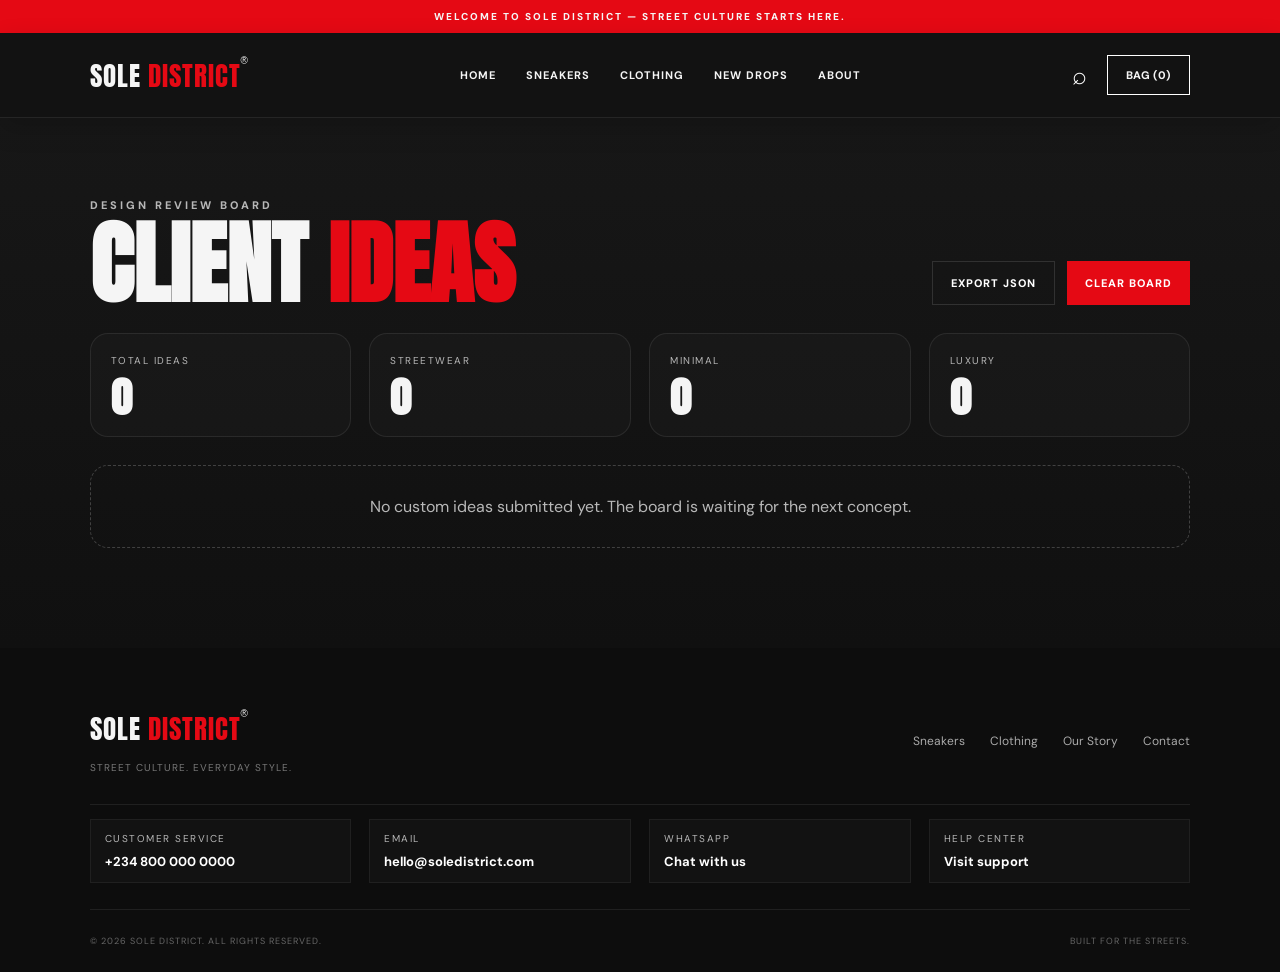
<file: design-admin.html>
<!DOCTYPE html>
<html lang="en">
<head>
    <meta charset="UTF-8">
    <meta name="viewport" content="width=device-width, initial-scale=1.0">
    <meta name="description" content="Review custom clothing concepts submitted to SOLE DISTRICT.">
    <title>SOLE DISTRICT | Design Dashboard</title>
    <link rel="stylesheet" href="cl.css">
    <link rel="preconnect" href="https://fonts.googleapis.com">
    <link rel="preconnect" href="https://fonts.gstatic.com" crossorigin>
    <link href="https://fonts.googleapis.com/css2?family=Anton&family=DM+Sans:wght@400;500;600;700;800&display=swap" rel="stylesheet">
</head>
<body data-page="design-admin">
    <div class="announcement">
        <p>WELCOME TO SOLE DISTRICT — STREET CULTURE STARTS HERE.</p>
    </div>

    <header class="navbar">
        <a href="cl.html#home" class="logo">
            SOLE <span>DISTRICT</span><sup>®</sup>
        </a>

        <nav class="nav-links">
            <a href="cl.html#home">HOME</a>
            <a href="cl.html#sneakers">SNEAKERS</a>
            <a href="cl.html#clothing">CLOTHING</a>
            <a href="cl.html#new-drops">NEW DROPS</a>
            <a href="cl.html#about">ABOUT</a>
        </nav>

        <div class="nav-actions">
            <button class="search-btn" aria-label="Search">⌕</button>
            <a href="shopping-bag.html" class="bag">
                BAG (<span id="cart-count">0</span>)
            </a>
            <button class="menu-toggle" id="menu-toggle" aria-label="Open menu">☰</button>
        </div>
    </header>

    <div class="search-overlay" id="search-overlay" aria-hidden="true">
        <div class="search-panel">
            <button class="search-close" id="search-close" aria-label="Close search">✕</button>
            <label class="search-label" for="site-search">SEARCH THE DISTRICT</label>
            <div class="search-input-row">
                <input id="site-search" type="text" placeholder="Search sneakers, hoodie, tee..." autocomplete="off">
                <button class="search-submit" type="button">SEARCH</button>
            </div>
            <p id="search-status" class="search-status">Type to find your next piece.</p>
        </div>
    </div>

    <div class="mobile-menu" id="mobile-menu">
        <a href="cl.html#home">HOME</a>
        <a href="cl.html#sneakers">SNEAKERS</a>
        <a href="cl.html#clothing">CLOTHING</a>
        <a href="cl.html#new-drops">NEW DROPS</a>
        <a href="cl.html#about">ABOUT</a>
    </div>

    <main class="admin-page">
        <section class="admin-shell">
            <div class="admin-header">
                <div>
                    <p class="section-label">DESIGN REVIEW BOARD</p>
                    <h1>CLIENT <span>IDEAS</span></h1>
                </div>
                <div class="admin-actions">
                    <button type="button" class="admin-secondary" id="export-ideas">EXPORT JSON</button>
                    <button type="button" class="admin-primary" id="clear-ideas">CLEAR BOARD</button>
                </div>
            </div>

            <div class="admin-summary">
                <div class="summary-card">
                    <span>Total ideas</span>
                    <strong id="idea-total">0</strong>
                </div>
                <div class="summary-card">
                    <span>Streetwear</span>
                    <strong id="idea-streetwear">0</strong>
                </div>
                <div class="summary-card">
                    <span>Minimal</span>
                    <strong id="idea-minimal">0</strong>
                </div>
                <div class="summary-card">
                    <span>Luxury</span>
                    <strong id="idea-luxury">0</strong>
                </div>
            </div>

            <div class="idea-board" id="idea-board"></div>
        </section>
    </main>

    <footer class="footer">
        <div class="footer-top">
            <div>
                <a href="cl.html#home" class="logo">
                    SOLE <span>DISTRICT</span><sup>®</sup>
                </a>
                <p>STREET CULTURE. EVERYDAY STYLE.</p>
            </div>

            <div class="footer-links">
                <a href="cl.html#sneakers">Sneakers</a>
                <a href="cl.html#clothing">Clothing</a>
                <a href="cl.html#about">Our Story</a>
                <a href="mailto:hello@soledistrict.com">Contact</a>
            </div>
        </div>

        <div class="footer-support">
            <div class="support-card">
                <span>Customer Service</span>
                <a href="tel:+2348000000000">+234 800 000 0000</a>
            </div>
            <div class="support-card">
                <span>Email</span>
                <a href="mailto:hello@soledistrict.com">hello@soledistrict.com</a>
            </div>
            <div class="support-card">
                <span>WhatsApp</span>
                <a href="https://wa.me/2348000000000" target="_blank" rel="noreferrer">Chat with us</a>
            </div>
            <div class="support-card">
                <span>Help Center</span>
                <a href="help-center.html">Visit support</a>
            </div>
        </div>

        <div class="footer-bottom">
            <p>© 2026 SOLE DISTRICT. ALL RIGHTS RESERVED.</p>
            <p>BUILT FOR THE STREETS.</p>
        </div>
    </footer>

    <script src="cl.js"></script>
</body>
</html>
</file>
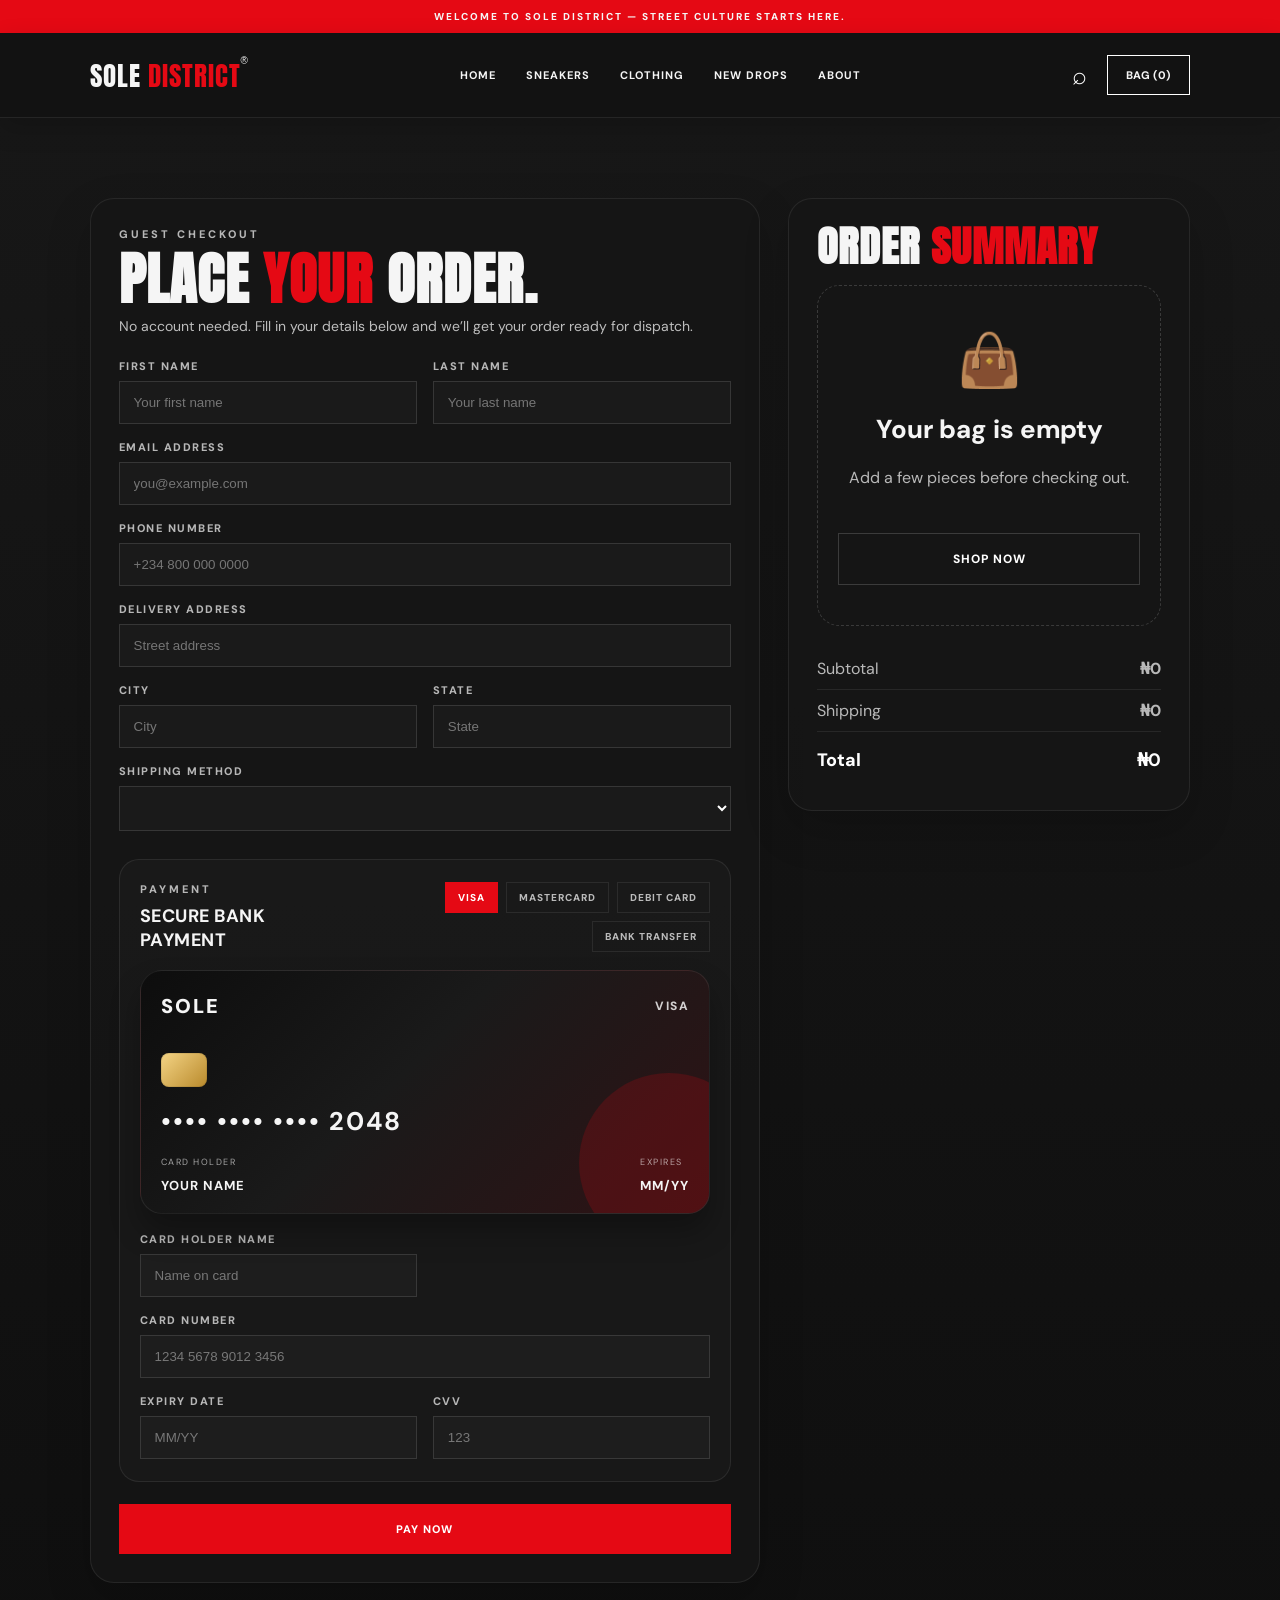
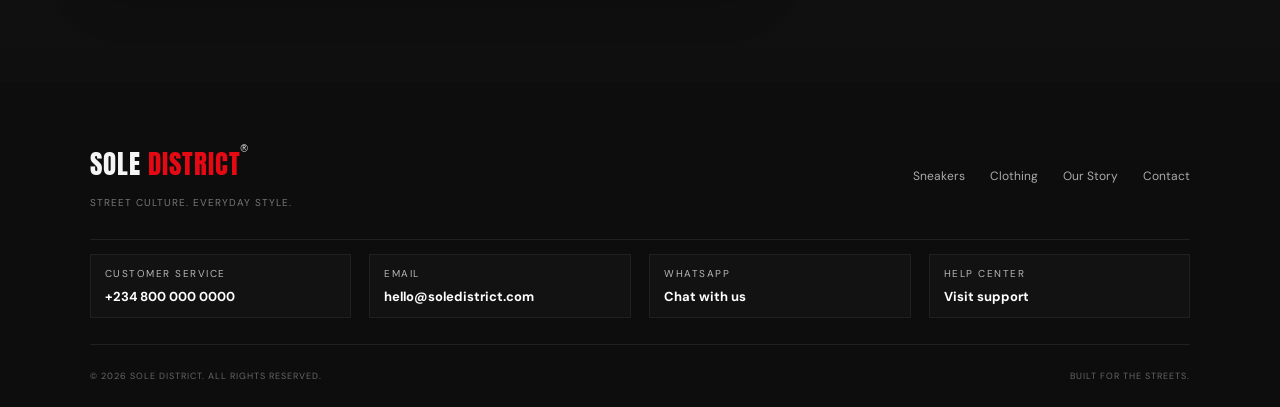
<file: guest-checkout.html>
<!DOCTYPE html>
<html lang="en">
<head>
    <meta charset="UTF-8">
    <meta name="viewport" content="width=device-width, initial-scale=1.0">
    <meta name="description" content="Continue shopping as a guest and complete your SOLE DISTRICT checkout.">
    <title>SOLE DISTRICT | Guest Checkout</title>
    <link rel="stylesheet" href="cl.css">
    <link rel="preconnect" href="https://fonts.googleapis.com">
    <link rel="preconnect" href="https://fonts.gstatic.com" crossorigin>
    <link href="https://fonts.googleapis.com/css2?family=Anton&family=DM+Sans:wght@400;500;600;700;800&display=swap" rel="stylesheet">
</head>
<body data-page="guest-checkout">
    <div class="announcement">
        <p>WELCOME TO SOLE DISTRICT — STREET CULTURE STARTS HERE.</p>
    </div>

    <header class="navbar">
        <a href="cl.html#home" class="logo">
            SOLE <span>DISTRICT</span><sup>®</sup>
        </a>

        <nav class="nav-links">
            <a href="cl.html#home">HOME</a>
            <a href="cl.html#sneakers">SNEAKERS</a>
            <a href="cl.html#clothing">CLOTHING</a>
            <a href="cl.html#new-drops">NEW DROPS</a>
            <a href="cl.html#about">ABOUT</a>
        </nav>

        <div class="nav-actions">
            <button class="search-btn" aria-label="Search">⌕</button>
            <a href="shopping-bag.html" class="bag">
                BAG (<span id="cart-count">0</span>)
            </a>
            <button class="menu-toggle" id="menu-toggle" aria-label="Open menu">☰</button>
        </div>
    </header>

    <div class="search-overlay" id="search-overlay" aria-hidden="true">
        <div class="search-panel">
            <button class="search-close" id="search-close" aria-label="Close search">✕</button>
            <label class="search-label" for="site-search">SEARCH THE DISTRICT</label>
            <div class="search-input-row">
                <input id="site-search" type="text" placeholder="Search sneakers, hoodie, tee..." autocomplete="off">
                <button class="search-submit" type="button">SEARCH</button>
            </div>
            <p id="search-status" class="search-status">Type to find your next piece.</p>
        </div>
    </div>

    <div class="mobile-menu" id="mobile-menu">
        <a href="cl.html#home">HOME</a>
        <a href="cl.html#sneakers">SNEAKERS</a>
        <a href="cl.html#clothing">CLOTHING</a>
        <a href="cl.html#new-drops">NEW DROPS</a>
        <a href="cl.html#about">ABOUT</a>
    </div>

    <main class="guest-checkout-page">
        <div class="guest-checkout-shell">
            <section class="guest-checkout-form-panel">
                <p class="section-label">GUEST CHECKOUT</p>
                <h1>PLACE <span>YOUR</span> ORDER.</h1>
                <p class="auth-lead">No account needed. Fill in your details below and we’ll get your order ready for dispatch.</p>

                <form id="guest-checkout-form">
                    <div class="guest-form-grid">
                        <div class="guest-form-field">
                            <label for="guest-first-name">First name</label>
                            <input id="guest-first-name" name="firstName" type="text" placeholder="Your first name" required>
                        </div>
                        <div class="guest-form-field">
                            <label for="guest-last-name">Last name</label>
                            <input id="guest-last-name" name="lastName" type="text" placeholder="Your last name" required>
                        </div>
                        <div class="guest-form-field full">
                            <label for="guest-email">Email address</label>
                            <input id="guest-email" name="email" type="email" placeholder="you@example.com" required>
                        </div>
                        <div class="guest-form-field full">
                            <label for="guest-phone">Phone number</label>
                            <input id="guest-phone" name="phone" type="tel" placeholder="+234 800 000 0000" required>
                        </div>
                        <div class="guest-form-field full">
                            <label for="guest-address">Delivery address</label>
                            <input id="guest-address" name="address" type="text" placeholder="Street address" required>
                        </div>
                        <div class="guest-form-field">
                            <label for="guest-city">City</label>
                            <input id="guest-city" name="city" type="text" placeholder="City" required>
                        </div>
                        <div class="guest-form-field">
                            <label for="guest-state">State</label>
                            <input id="guest-state" name="state" type="text" placeholder="State" required>
                        </div>
                        <div class="guest-form-field full">
                            <label for="guest-shipping">Shipping method</label>
                            <select id="guest-shipping" name="shippingMethod">
                                <option value="standard">Standard delivery (3–5 days)</option>
                                <option value="express">Express delivery (1–2 days)</option>
                            </select>
                        </div>
                    </div>

                    <div class="payment-block">
                        <div class="payment-header">
                            <div>
                                <p class="section-label">PAYMENT</p>
                                <h3>SECURE BANK PAYMENT</h3>
                            </div>
                            <div class="payment-methods" aria-label="Payment methods">
                                <button type="button" class="payment-method active" data-payment-method="visa">VISA</button>
                                <button type="button" class="payment-method" data-payment-method="mastercard">MasterCard</button>
                                <button type="button" class="payment-method" data-payment-method="debit">Debit Card</button>
                                <button type="button" class="payment-method" data-payment-method="transfer">Bank Transfer</button>
                            </div>
                        </div>

                        <div class="bank-card-visual" aria-hidden="true">
                            <div class="bank-card-top">
                                <span class="bank-logo">SOLE</span>
                                <span class="bank-network" id="bank-network-label">VISA</span>
                            </div>
                            <div class="bank-card-chip"></div>
                            <div class="bank-card-number" id="bank-card-number-preview">•••• •••• •••• 2048</div>
                            <div class="bank-card-bottom">
                                <div>
                                    <span class="bank-label">CARD HOLDER</span>
                                    <strong id="bank-card-holder-preview">YOUR NAME</strong>
                                </div>
                                <div>
                                    <span class="bank-label">EXPIRES</span>
                                    <strong id="bank-card-expiry-preview">MM/YY</strong>
                                </div>
                            </div>
                        </div>

                        <div class="payment-fields">
                            <div class="guest-form-field">
                                <label for="card-holder">Card holder name</label>
                                <input id="card-holder" name="cardHolder" type="text" placeholder="Name on card" required>
                            </div>
                            <div class="guest-form-field full">
                                <label for="card-number">Card number</label>
                                <input id="card-number" name="cardNumber" type="text" inputmode="numeric" maxlength="19" placeholder="1234 5678 9012 3456" required>
                            </div>
                            <div class="guest-form-field">
                                <label for="card-expiry">Expiry date</label>
                                <input id="card-expiry" name="cardExpiry" type="text" maxlength="5" placeholder="MM/YY" required>
                            </div>
                            <div class="guest-form-field">
                                <label for="card-cvv">CVV</label>
                                <input id="card-cvv" name="cardCvv" type="password" maxlength="4" placeholder="123" required>
                            </div>
                        </div>
                    </div>

                    <button type="submit" class="guest-submit">PAY NOW</button>
                </form>
            </section>

            <aside class="guest-checkout-summary">
                <h2>ORDER <span>SUMMARY</span></h2>
                <div id="guest-cart-items" class="guest-order-list"></div>

                <div class="guest-summary-row">
                    <span>Subtotal</span>
                    <strong id="guest-subtotal">₦0</strong>
                </div>
                <div class="guest-summary-row">
                    <span>Shipping</span>
                    <strong id="guest-shipping">₦0</strong>
                </div>
                <div class="guest-summary-row total">
                    <span>Total</span>
                    <strong id="guest-total">₦0</strong>
                </div>
            </aside>
        </div>
    </main>

    <footer class="footer">
        <div class="footer-top">
            <div>
                <a href="cl.html#home" class="logo">
                    SOLE <span>DISTRICT</span><sup>®</sup>
                </a>
                <p>STREET CULTURE. EVERYDAY STYLE.</p>
            </div>

            <div class="footer-links">
                <a href="cl.html#sneakers">Sneakers</a>
                <a href="cl.html#clothing">Clothing</a>
                <a href="cl.html#about">Our Story</a>
                <a href="mailto:hello@soledistrict.com">Contact</a>
            </div>
        </div>

        <div class="footer-support">
            <div class="support-card">
                <span>Customer Service</span>
                <a href="tel:+2348000000000">+234 800 000 0000</a>
            </div>
            <div class="support-card">
                <span>Email</span>
                <a href="mailto:hello@soledistrict.com">hello@soledistrict.com</a>
            </div>
            <div class="support-card">
                <span>WhatsApp</span>
                <a href="https://wa.me/2348000000000" target="_blank" rel="noreferrer">Chat with us</a>
            </div>
            <div class="support-card">
                <span>Help Center</span>
                <a href="help-center.html">Visit support</a>
            </div>
        </div>

        <div class="footer-bottom">
            <p>© 2026 SOLE DISTRICT. ALL RIGHTS RESERVED.</p>
            <p>BUILT FOR THE STREETS.</p>
        </div>
    </footer>

    <script src="cl.js"></script>
</body>
</html>
</file>
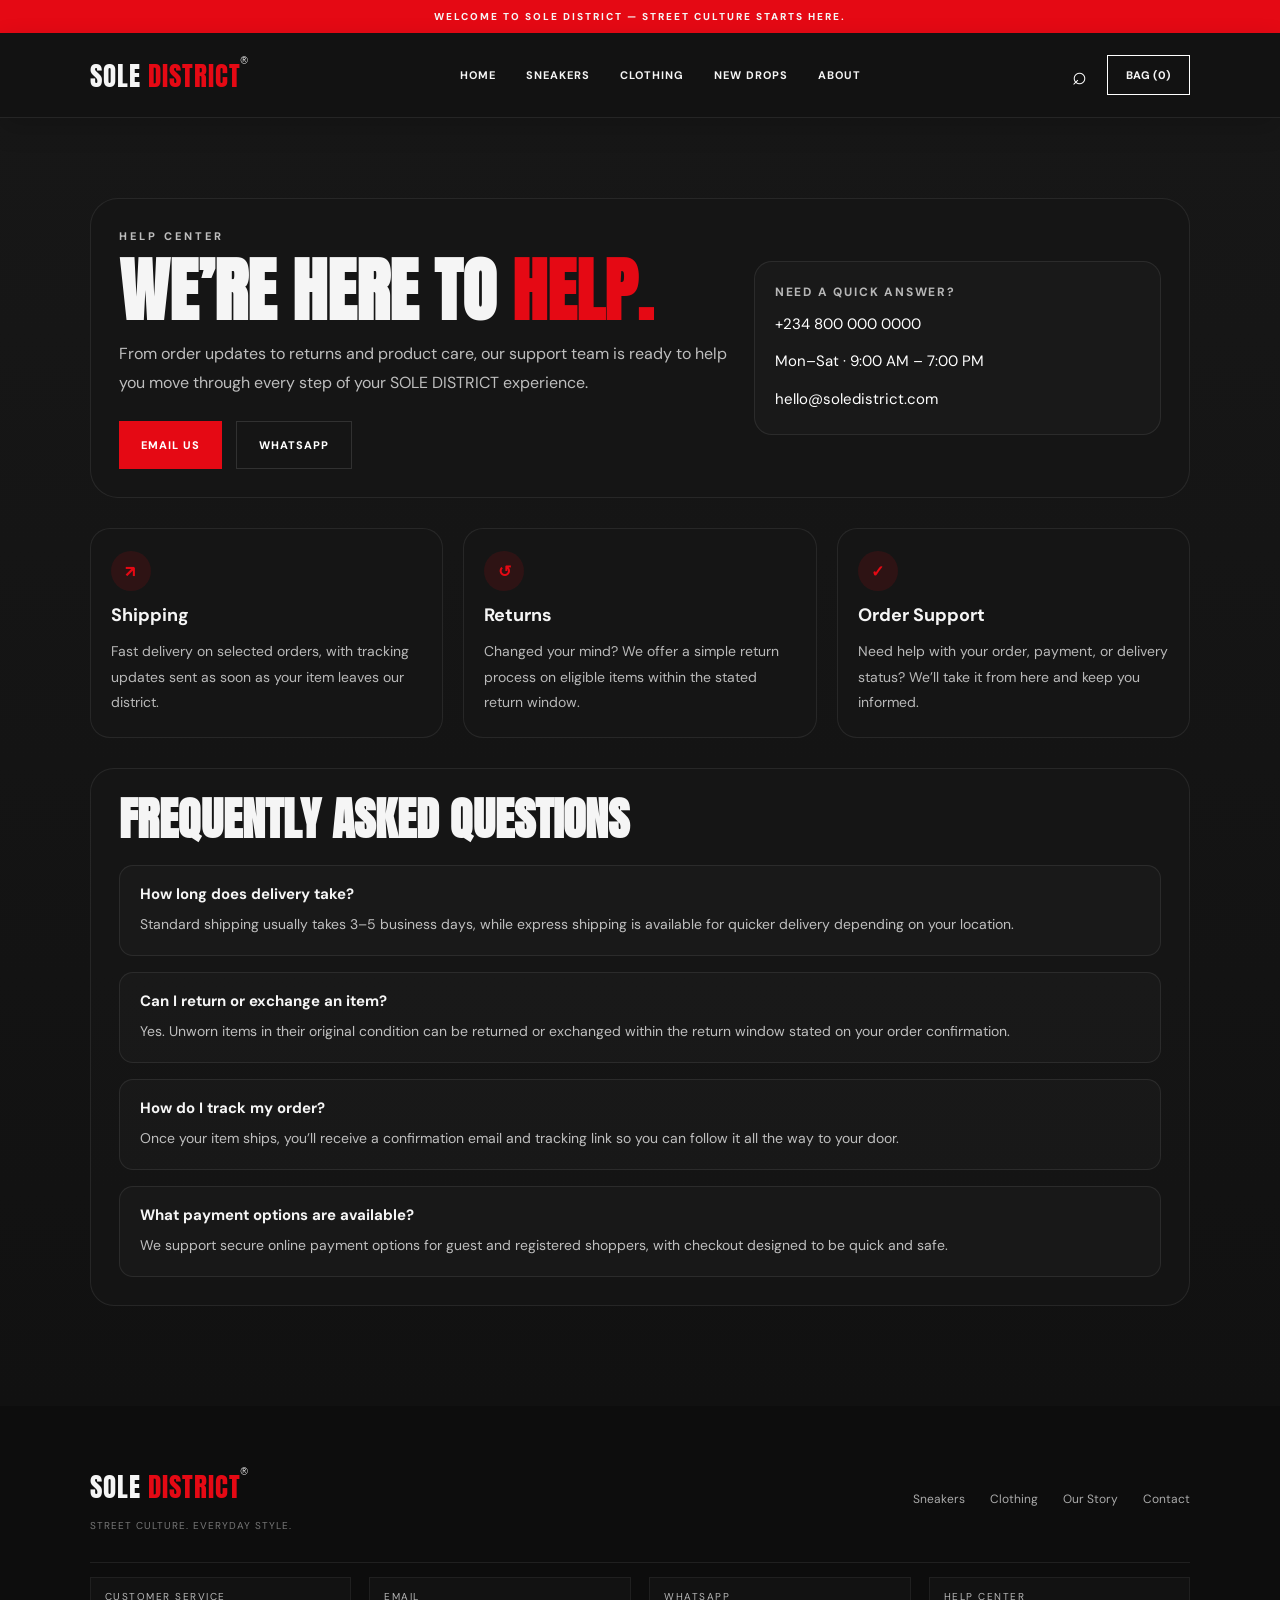
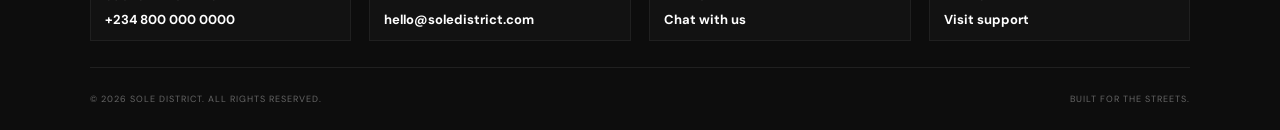
<file: help-center.html>
<!DOCTYPE html>
<html lang="en">
<head>
    <meta charset="UTF-8">
    <meta name="viewport" content="width=device-width, initial-scale=1.0">
    <meta name="description" content="Need help? Visit the SOLE DISTRICT help center for shipping, returns, delivery, and customer support information.">
    <title>SOLE DISTRICT | Help Center</title>
    <link rel="stylesheet" href="cl.css">
    <link rel="preconnect" href="https://fonts.googleapis.com">
    <link rel="preconnect" href="https://fonts.gstatic.com" crossorigin>
    <link href="https://fonts.googleapis.com/css2?family=Anton&family=DM+Sans:wght@400;500;600;700;800&display=swap" rel="stylesheet">
</head>
<body data-page="help-center">
    <div class="announcement">
        <p>WELCOME TO SOLE DISTRICT — STREET CULTURE STARTS HERE.</p>
    </div>

    <header class="navbar">
        <a href="cl.html#home" class="logo">
            SOLE <span>DISTRICT</span><sup>®</sup>
        </a>

        <nav class="nav-links">
            <a href="cl.html#home">HOME</a>
            <a href="cl.html#sneakers">SNEAKERS</a>
            <a href="cl.html#clothing">CLOTHING</a>
            <a href="cl.html#new-drops">NEW DROPS</a>
            <a href="cl.html#about">ABOUT</a>
        </nav>

        <div class="nav-actions">
            <button class="search-btn" aria-label="Search">⌕</button>
            <a href="shopping-bag.html" class="bag">
                BAG (<span id="cart-count">0</span>)
            </a>
            <button class="menu-toggle" id="menu-toggle" aria-label="Open menu">☰</button>
        </div>
    </header>

    <div class="search-overlay" id="search-overlay" aria-hidden="true">
        <div class="search-panel">
            <button class="search-close" id="search-close" aria-label="Close search">✕</button>
            <label class="search-label" for="site-search">SEARCH THE DISTRICT</label>
            <div class="search-input-row">
                <input id="site-search" type="text" placeholder="Search sneakers, hoodie, tee..." autocomplete="off">
                <button class="search-submit" type="button">SEARCH</button>
            </div>
            <p id="search-status" class="search-status">Type to find your next piece.</p>
        </div>
    </div>

    <div class="mobile-menu" id="mobile-menu">
        <a href="cl.html#home">HOME</a>
        <a href="cl.html#sneakers">SNEAKERS</a>
        <a href="cl.html#clothing">CLOTHING</a>
        <a href="cl.html#new-drops">NEW DROPS</a>
        <a href="cl.html#about">ABOUT</a>
    </div>

    <main class="help-page">
        <div class="help-shell">
            <section class="help-hero">
                <div>
                    <p class="section-label">HELP CENTER</p>
                    <h1>WE’RE HERE TO <span>HELP.</span></h1>
                    <p>From order updates to returns and product care, our support team is ready to help you move through every step of your SOLE DISTRICT experience.</p>

                    <div class="help-hero-actions">
                        <a href="mailto:hello@soledistrict.com" class="help-cta">EMAIL US</a>
                        <a href="https://wa.me/2348000000000" class="help-secondary" target="_blank" rel="noreferrer">WHATSAPP</a>
                    </div>
                </div>

                <div class="help-side-box">
                    <strong>Need a quick answer?</strong>
                    <a href="tel:+2348000000000">+234 800 000 0000</a>
                    <span>Mon–Sat · 9:00 AM – 7:00 PM</span>
                    <span>hello@soledistrict.com</span>
                </div>
            </section>

            <section class="help-grid">
                <article class="help-card">
                    <div class="icon">↗</div>
                    <h3>Shipping</h3>
                    <p>Fast delivery on selected orders, with tracking updates sent as soon as your item leaves our district.</p>
                </article>
                <article class="help-card">
                    <div class="icon">↺</div>
                    <h3>Returns</h3>
                    <p>Changed your mind? We offer a simple return process on eligible items within the stated return window.</p>
                </article>
                <article class="help-card">
                    <div class="icon">✓</div>
                    <h3>Order Support</h3>
                    <p>Need help with your order, payment, or delivery status? We’ll take it from here and keep you informed.</p>
                </article>
            </section>

            <section class="help-faq">
                <h2>FREQUENTLY ASKED QUESTIONS</h2>

                <div class="faq-item">
                    <h4>How long does delivery take?</h4>
                    <p>Standard shipping usually takes 3–5 business days, while express shipping is available for quicker delivery depending on your location.</p>
                </div>

                <div class="faq-item">
                    <h4>Can I return or exchange an item?</h4>
                    <p>Yes. Unworn items in their original condition can be returned or exchanged within the return window stated on your order confirmation.</p>
                </div>

                <div class="faq-item">
                    <h4>How do I track my order?</h4>
                    <p>Once your item ships, you’ll receive a confirmation email and tracking link so you can follow it all the way to your door.</p>
                </div>

                <div class="faq-item">
                    <h4>What payment options are available?</h4>
                    <p>We support secure online payment options for guest and registered shoppers, with checkout designed to be quick and safe.</p>
                </div>
            </section>
        </div>
    </main>

    <footer class="footer">
        <div class="footer-top">
            <div>
                <a href="cl.html#home" class="logo">
                    SOLE <span>DISTRICT</span><sup>®</sup>
                </a>
                <p>STREET CULTURE. EVERYDAY STYLE.</p>
            </div>

            <div class="footer-links">
                <a href="cl.html#sneakers">Sneakers</a>
                <a href="cl.html#clothing">Clothing</a>
                <a href="cl.html#about">Our Story</a>
                <a href="mailto:hello@soledistrict.com">Contact</a>
            </div>
        </div>

        <div class="footer-support">
            <div class="support-card">
                <span>Customer Service</span>
                <a href="tel:+2348000000000">+234 800 000 0000</a>
            </div>
            <div class="support-card">
                <span>Email</span>
                <a href="mailto:hello@soledistrict.com">hello@soledistrict.com</a>
            </div>
            <div class="support-card">
                <span>WhatsApp</span>
                <a href="https://wa.me/2348000000000" target="_blank" rel="noreferrer">Chat with us</a>
            </div>
            <div class="support-card">
                <span>Help Center</span>
                <a href="help-center.html">Visit support</a>
            </div>
        </div>

        <div class="footer-bottom">
            <p>© 2026 SOLE DISTRICT. ALL RIGHTS RESERVED.</p>
            <p>BUILT FOR THE STREETS.</p>
        </div>
    </footer>

    <script src="cl.js"></script>
</body>
</html>
</file>
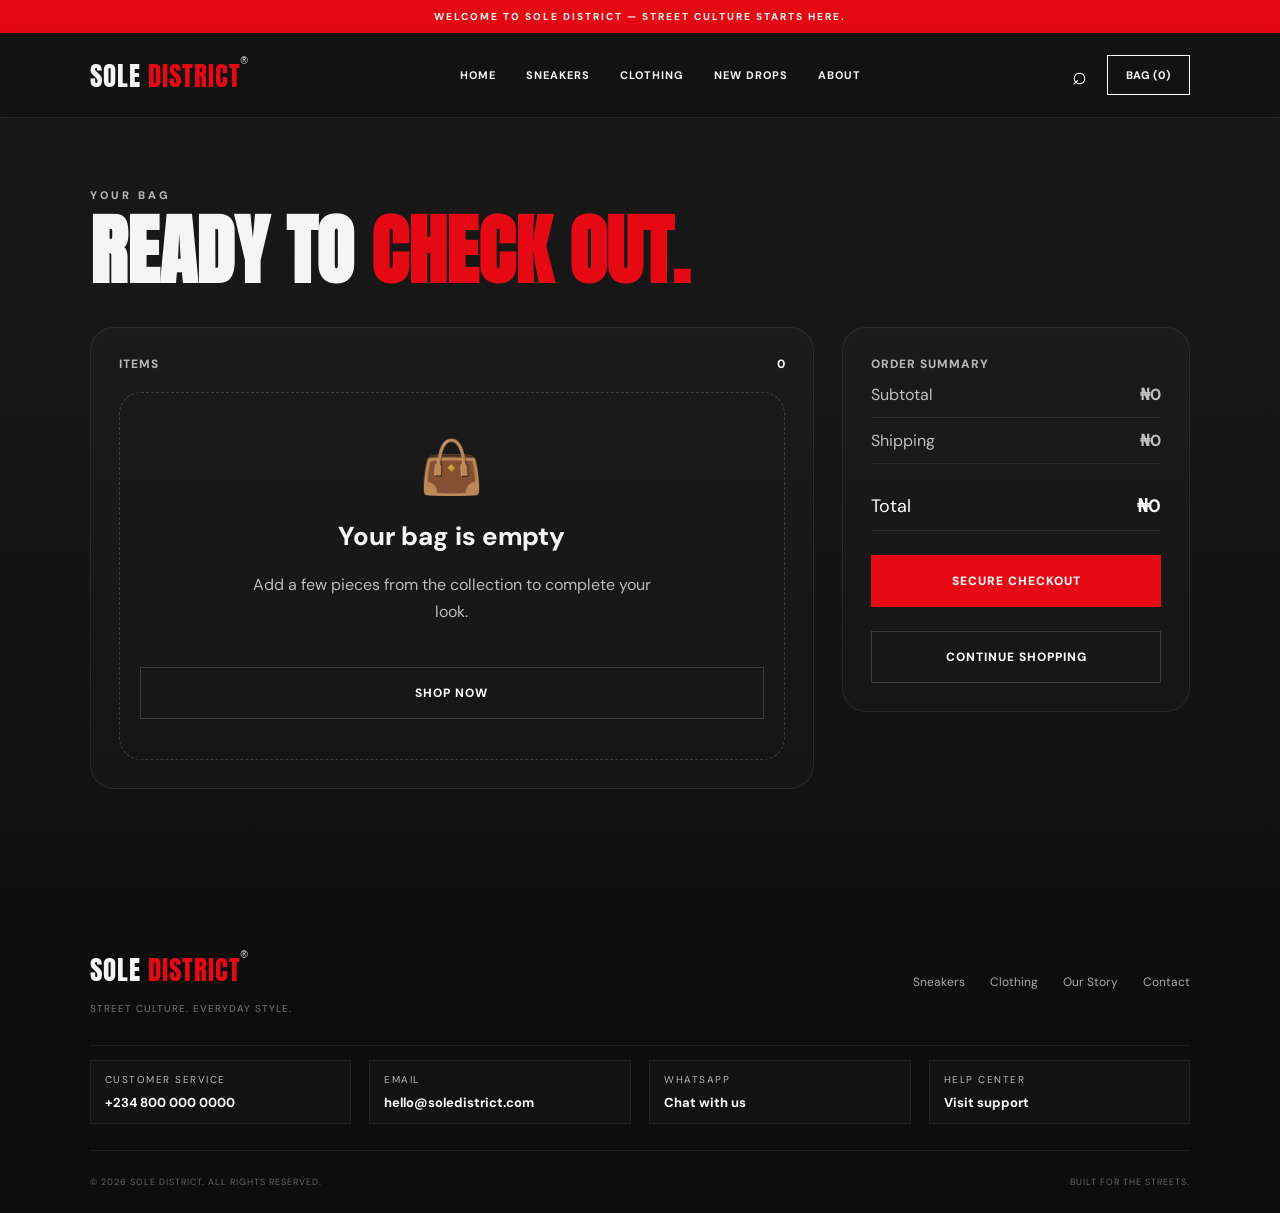
<file: shopping-bag.html>
<!DOCTYPE html>
<html lang="en">
<head>
    <meta charset="UTF-8">
    <meta name="viewport" content="width=device-width, initial-scale=1.0">
    <meta name="description" content="Review your selected products, update quantities, and continue to checkout.">
    <title>SOLE DISTRICT | Shopping Bag</title>
    <link rel="stylesheet" href="cl.css">
    <link rel="preconnect" href="https://fonts.googleapis.com">
    <link rel="preconnect" href="https://fonts.gstatic.com" crossorigin>
    <link href="https://fonts.googleapis.com/css2?family=Anton&family=DM+Sans:wght@400;500;600;700;800&display=swap" rel="stylesheet">
</head>
<body data-page="shopping-bag">
    <div class="announcement">
        <p>WELCOME TO SOLE DISTRICT — STREET CULTURE STARTS HERE.</p>
    </div>

    <header class="navbar">
        <a href="cl.html#home" class="logo">
            SOLE <span>DISTRICT</span><sup>®</sup>
        </a>

        <nav class="nav-links">
            <a href="cl.html#home">HOME</a>
            <a href="cl.html#sneakers">SNEAKERS</a>
            <a href="cl.html#clothing">CLOTHING</a>
            <a href="cl.html#new-drops">NEW DROPS</a>
            <a href="cl.html#about">ABOUT</a>
        </nav>

        <div class="nav-actions">
            <button class="search-btn" aria-label="Search">⌕</button>
            <a href="shopping-bag.html" class="bag">
                BAG (<span id="cart-count">0</span>)
            </a>
            <button class="menu-toggle" id="menu-toggle" aria-label="Open menu">☰</button>
        </div>
    </header>

    <div class="search-overlay" id="search-overlay" aria-hidden="true">
        <div class="search-panel">
            <button class="search-close" id="search-close" aria-label="Close search">✕</button>
            <label class="search-label" for="site-search">SEARCH THE DISTRICT</label>
            <div class="search-input-row">
                <input id="site-search" type="text" placeholder="Search sneakers, hoodie, tee..." autocomplete="off">
                <button class="search-submit" type="button">SEARCH</button>
            </div>
            <p id="search-status" class="search-status">Type to find your next piece.</p>
        </div>
    </div>

    <div class="mobile-menu" id="mobile-menu">
        <a href="cl.html#home">HOME</a>
        <a href="cl.html#sneakers">SNEAKERS</a>
        <a href="cl.html#clothing">CLOTHING</a>
        <a href="cl.html#new-drops">NEW DROPS</a>
        <a href="cl.html#about">ABOUT</a>
    </div>

    <main class="bag-page">
        <section class="bag-header">
            <p class="section-label">YOUR BAG</p>
            <h1>READY TO <span>CHECK OUT.</span></h1>
        </section>

        <section class="bag-layout">
            <div class="bag-items-panel">
                <div class="bag-items-header">
                    <h2>ITEMS</h2>
                    <span id="bag-item-count">0</span>
                </div>
                <div id="bag-items" class="bag-items"></div>
            </div>

            <aside class="bag-summary-panel">
                <h2>ORDER SUMMARY</h2>
                <div class="summary-row">
                    <span>Subtotal</span>
                    <strong id="summary-subtotal">₦0</strong>
                </div>
                <div class="summary-row">
                    <span>Shipping</span>
                    <strong id="summary-shipping">₦0</strong>
                </div>
                <div class="summary-row total-row">
                    <span>Total</span>
                    <strong id="summary-total">₦0</strong>
                </div>

                <button class="checkout-btn" type="button">SECURE CHECKOUT</button>
                <a href="cl.html#shop" class="continue-shopping">CONTINUE SHOPPING</a>
            </aside>
        </section>
    </main>

    <div class="checkout-choice-modal" id="checkout-choice-modal" aria-hidden="true">
        <div class="checkout-choice-panel">
            <button class="checkout-choice-close" id="checkout-choice-close" type="button" aria-label="Close checkout options">✕</button>
            <p class="section-label">CHECKOUT</p>
            <h2>HOW WOULD YOU LIKE TO CONTINUE?</h2>
            <p class="checkout-choice-copy">Before payment, choose how you’d like to complete your order.</p>

            <label class="checkout-email-field" for="checkout-email-input">
                <span>Email address</span>
                <input id="checkout-email-input" type="email" placeholder="you@example.com" autocomplete="email">
            </label>

            <div class="checkout-choice-actions">
                <button class="choice-primary" id="checkout-email-login" type="button">LOGIN WITH EMAIL</button>
                <button class="choice-secondary" id="checkout-guest" type="button">CONTINUE AS GUEST</button>
            </div>
        </div>
    </div>

    <footer class="footer">
        <div class="footer-top">
            <div>
                <a href="cl.html#home" class="logo">
                    SOLE <span>DISTRICT</span><sup>®</sup>
                </a>
                <p>STREET CULTURE. EVERYDAY STYLE.</p>
            </div>

            <div class="footer-links">
                <a href="cl.html#sneakers">Sneakers</a>
                <a href="cl.html#clothing">Clothing</a>
                <a href="cl.html#about">Our Story</a>
                <a href="mailto:hello@soledistrict.com">Contact</a>
            </div>
        </div>

        <div class="footer-support">
            <div class="support-card">
                <span>Customer Service</span>
                <a href="tel:+2348000000000">+234 800 000 0000</a>
            </div>
            <div class="support-card">
                <span>Email</span>
                <a href="mailto:hello@soledistrict.com">hello@soledistrict.com</a>
            </div>
            <div class="support-card">
                <span>WhatsApp</span>
                <a href="https://wa.me/2348000000000" target="_blank" rel="noreferrer">Chat with us</a>
            </div>
            <div class="support-card">
                <span>Help Center</span>
                <a href="help-center.html">Visit support</a>
            </div>
        </div>

        <div class="footer-bottom">
            <p>© 2026 SOLE DISTRICT. ALL RIGHTS RESERVED.</p>
            <p>BUILT FOR THE STREETS.</p>
        </div>
    </footer>

    <script src="cl.js"></script>
</body>
</html>
</file>
<file: cl.css>
:root {
    --black: #181818;
    --dark: #1f1f1f;
    --panel: #212121;
    --soft-dark: #2b2b2b;
    --white: #f5f5f5;
    --red: #e50914;
    --grey: #b7b7b7;
    --muted: #d6d6d6;
    --border: rgba(255, 255, 255, 0.08);
}

* {
    margin: 0;
    padding: 0;
    box-sizing: border-box;
}

html {
    scroll-behavior: smooth;
}

body {
    background: linear-gradient(180deg, #1b1b1b 0%, #131313 45%, #101010 100%);
    color: var(--white);
    font-family: 'DM Sans', sans-serif;
    overflow-x: hidden;
}

a {
    color: inherit;
    text-decoration: none;
}

button {
    font-family: inherit;
    cursor: pointer;
}

button,
a,
input,
select {
    transition: border-color 0.2s ease, box-shadow 0.2s ease, background 0.2s ease, color 0.2s ease, transform 0.2s ease;
}

img {
    display: block;
    width: 100%;
    object-fit: cover;
}

:focus-visible {
    outline: 2px solid rgba(229, 9, 20, 0.9);
    outline-offset: 3px;
}

button:focus-visible,
a:focus-visible,
input:focus-visible,
select:focus-visible {
    box-shadow: 0 0 0 3px rgba(229, 9, 20, 0.25);
}

/* ANNOUNCEMENT */

.announcement {
    background: var(--red);
    text-align: center;
    padding: 10px;
    font-size: 10px;
    font-weight: 800;
    letter-spacing: 2px;
}

/* NAVBAR */

.navbar {
    height: 85px;
    padding: 0 7%;
    display: flex;
    align-items: center;
    justify-content: space-between;
    background: rgba(18, 18, 18, 0.9);
    border-bottom: 1px solid var(--border);
    backdrop-filter: blur(10px);
    position: sticky;
    top: 0;
    z-index: 1000;
    box-shadow: 0 10px 25px rgba(0, 0, 0, 0.16);
}

.logo {
    font-family: 'Anton', sans-serif;
    font-size: 27px;
    letter-spacing: 1px;
    white-space: nowrap;
}

.logo span {
    color: var(--red);
}

.logo sup {
    font-family: Arial, sans-serif;
    font-size: 10px;
    vertical-align: top;
}

.nav-links {
    display: flex;
    align-items: center;
    gap: 30px;
}

.nav-links a {
    font-size: 11px;
    font-weight: 700;
    letter-spacing: 1px;
    transition: 0.3s;
}

.nav-links a:hover {
    color: var(--red);
}

.nav-actions {
    display: flex;
    align-items: center;
    gap: 20px;
}

.search-btn,
.menu-toggle {
    color: white;
    background: transparent;
    border: none;
    font-size: 25px;
    transition: color 0.25s ease, transform 0.25s ease;
}

.search-btn:hover,
.menu-toggle:hover {
    color: var(--red);
    transform: translateY(-1px);
}

.bag {
    font-size: 11px;
    font-weight: 800;
    border: 1px solid white;
    padding: 12px 18px;
    transition: background 0.25s ease, color 0.25s ease, border-color 0.25s ease, transform 0.25s ease;
}

.bag:hover {
    background: white;
    color: black;
    border-color: white;
    transform: translateY(-1px);
}

.menu-toggle {
    display: none;
}

.mobile-menu {
    display: none;
}

.search-overlay {
    position: fixed;
    inset: 0;
    background: rgba(0, 0, 0, 0.7);
    backdrop-filter: blur(8px);
    display: none;
    align-items: center;
    justify-content: center;
    padding: 24px;
    z-index: 2000;
}

.search-overlay.active {
    display: flex;
}

.search-panel {
    width: min(100%, 620px);
    background: #171717;
    border: 1px solid rgba(255,255,255,0.08);
    border-radius: 24px;
    padding: 28px 24px 22px;
    position: relative;
    box-shadow: 0 30px 80px rgba(0, 0, 0, 0.45);
}

.search-close {
    position: absolute;
    top: 18px;
    right: 18px;
    width: 38px;
    height: 38px;
    border: none;
    background: transparent;
    color: white;
    font-size: 22px;
}

.search-label {
    display: block;
    margin-bottom: 16px;
    font-size: 11px;
    font-weight: 800;
    letter-spacing: 2px;
    color: var(--grey);
}

.search-input-row {
    display: flex;
    align-items: center;
    gap: 12px;
    border: 1px solid rgba(255,255,255,0.12);
    padding: 6px 6px 6px 16px;
    background: rgba(255,255,255,0.02);
}

.search-input-row input {
    flex: 1;
    min-width: 0;
    background: transparent;
    border: none;
    padding: 14px 0;
    color: white;
    font-size: 16px;
    outline: none;
}

.search-input-row input::placeholder {
    color: rgba(255,255,255,0.45);
}

.search-submit {
    white-space: nowrap;
    border: none;
    background: var(--red);
    color: white;
    padding: 14px 18px;
    font-size: 11px;
    font-weight: 800;
    letter-spacing: 1px;
}

.search-status {
    margin-top: 14px;
    color: rgba(255,255,255,0.7);
    font-size: 12px;
    min-height: 18px;
}

/* HERO */

.hero {
    min-height: 700px;
    padding: 42px 7% 78px;
    display: grid;
    grid-template-columns: 1.05fr 1fr;
    align-items: center;
    gap: 36px;
    background:
        radial-gradient(circle at 78% 24%, rgba(229, 9, 20, 0.18), transparent 22%),
        radial-gradient(circle at 12% 12%, rgba(255,255,255,0.04), transparent 18%),
        linear-gradient(135deg, #1d1d1d 0%, #121212 50%, #0e0e0e 100%);
}

.hero-label,
.section-label {
    font-size: 11px;
    letter-spacing: 3px;
    font-weight: 800;
    color: var(--grey);
}

.hero-label span {
    display: inline-block;
    background: var(--red);
    width: 8px;
    height: 8px;
    border-radius: 50%;
    margin-right: 8px;
}

.hero-copy {
    max-width: 620px;
    margin-top: -6px;
    display: flex;
    flex-direction: column;
    align-items: flex-start;
}

.hero-label {
    margin-bottom: 10px;
    display: inline-flex;
    align-items: center;
    gap: 10px;
}

.hero h1 {
    display: block;
    max-width: 620px;
    font-family: 'Anton', sans-serif;
    font-size: clamp(62px, 7vw, 150px);
    line-height: 0.78;
    margin: 14px 0 16px;
    letter-spacing: 2px;
    text-transform: uppercase;
    word-spacing: 0.08em;
}

.hero h1 span {
    display: inline-block;
    margin: 0 0.24em 0 0;
    color: var(--red);
    transform: none;
}

.hero h1 br {
    display: block;
    content: "";
    margin-top: 0.1em;
}

.section-heading h2 span,
.promo-content h2 span,
.about-section h2 span {
    color: var(--red);
}

.hero-description {
    max-width: 500px;
    line-height: 1.8;
    font-size: 15px;
    color: rgba(255, 255, 255, 0.72);
}

.hero-buttons {
    display: flex;
    align-items: center;
    gap: 20px;
    margin-top: 34px;
}

.btn-primary {
    display: inline-block;
    background: var(--red);
    color: white;
    padding: 17px 25px;
    font-size: 11px;
    font-weight: 800;
    letter-spacing: 1px;
    transition: 0.3s;
}

.btn-primary:hover {
    background: white;
    color: black;
    transform: translateY(-3px);
}

.btn-secondary {
    font-size: 11px;
    font-weight: 800;
    border-bottom: 1px solid white;
    padding-bottom: 7px;
}

.hero-meta {
    display: flex;
    gap: 26px;
    margin-top: 52px;
    flex-wrap: wrap;
}

.hero-meta div {
    min-width: 110px;
    display: flex;
    flex-direction: column;
    gap: 8px;
}

.hero-meta strong {
    font-family: 'Anton', sans-serif;
    font-size: 30px;
    letter-spacing: 1px;
    line-height: 1;
}

.hero-meta span {
    font-size: 10px;
    letter-spacing: 2px;
    color: rgba(255,255,255,0.62);
}

.hero-visual {
    position: relative;
    display: flex;
    align-items: end;
    justify-content: center;
    width: min(100%, 620px);
    min-height: 560px;
    margin-left: auto;
}

.visual-card {
    position: relative;
    overflow: hidden;
    border: 1px solid rgba(255,255,255,0.09);
    background: #151515;
    box-shadow: 0 24px 55px rgba(0, 0, 0, 0.32);
    border-radius: 18px;
}

.visual-main {
    width: min(100%, 560px);
    height: 540px;
    border-radius: 22px;
    margin-left: 26px;
}

.visual-main img {
    width: 100%;
    height: 100%;
    object-fit: cover;
    filter: saturate(1.15) contrast(1.02);
}

.visual-badge {
    position: absolute;
    left: 26px;
    bottom: 22px;
    display: flex;
    flex-direction: column;
    gap: 8px;
    background: rgba(10, 10, 10, 0.42);
    backdrop-filter: blur(4px);
    padding: 18px 20px;
    border: 1px solid rgba(255,255,255,0.08);
    border-radius: 12px;
}

.visual-badge span {
    font-size: 10px;
    letter-spacing: 2px;
}

.visual-badge strong {
    font-family: 'Anton', sans-serif;
    font-size: 30px;
    line-height: 0.9;
}

.visual-mini {
    position: absolute;
    right: 12px;
    bottom: 42px;
    width: 240px;
    height: 200px;
    transform: translateX(0);
    border-radius: 18px;
    z-index: 2;
}

.visual-mini img {
    width: 100%;
    height: 100%;
    object-fit: cover;
}

.mini-copy {
    position: absolute;
    left: 16px;
    right: 16px;
    bottom: 16px;
    display: flex;
    align-items: end;
    justify-content: space-between;
    gap: 12px;
    background: rgba(0,0,0,0.38);
    padding: 12px 14px;
    backdrop-filter: blur(4px);
    border: 1px solid rgba(255,255,255,0.06);
    border-radius: 10px;
}

.mini-copy span {
    background: var(--red);
    color: white;
    font-size: 9px;
    letter-spacing: 1px;
    font-weight: 800;
    padding: 7px 8px;
}

.mini-copy strong {
    font-size: 13px;
    letter-spacing: 1px;
    font-weight: 800;
}

/* BRAND STRIP */

.brand-strip {
    background: var(--red);
    padding: 20px 0;
    overflow: hidden;
}

.brand-strip div {
    white-space: nowrap;
    text-align: center;
    font-size: 13px;
    font-weight: 900;
    letter-spacing: 3px;
    word-spacing: 15px;
}

/* SECTION HEADINGS */

.categories,
.products-section,
.clothing-section {
    padding: 100px 7%;
}

.section-heading {
    display: flex;
    align-items: end;
    justify-content: space-between;
    gap: 20px;
    margin-bottom: 40px;
}

.section-heading h2 {
    font-family: 'Anton', sans-serif;
    font-size: clamp(38px, 5vw, 65px);
    margin-top: 12px;
}

.section-heading > p {
    color: var(--grey);
    font-size: 12px;
}

.view-all {
    font-size: 11px;
    font-weight: 800;
    border-bottom: 2px solid var(--red);
    padding-bottom: 8px;
}

/* CATEGORY CARDS */

.category-grid {
    display: grid;
    grid-template-columns: 1fr 1fr;
    gap: 20px;
}

.category-card {
    height: 420px;
    position: relative;
    overflow: hidden;
    background: #171717;
    border: 1px solid rgba(255, 255, 255, 0.05);
    box-shadow: 0 18px 38px rgba(0, 0, 0, 0.18);
    border-radius: 18px;
    transition: transform 0.35s ease, box-shadow 0.35s ease, border-color 0.35s ease;
}

.category-card:hover {
    transform: translateY(-4px);
    box-shadow: 0 24px 46px rgba(0, 0, 0, 0.28);
    border-color: rgba(229, 9, 20, 0.3);
}

.category-card img {
    height: 100%;
    transition: 0.5s;
}

.category-card:hover img {
    transform: scale(1.08);
}

.category-overlay {
    position: absolute;
    inset: 0;
    display: flex;
    flex-direction: column;
    justify-content: end;
    padding: 35px;
    background: linear-gradient(transparent, rgba(0,0,0,0.9));
}

.category-overlay span {
    font-size: 10px;
    letter-spacing: 2px;
}

.category-overlay h3 {
    font-family: 'Anton', sans-serif;
    font-size: 55px;
    margin: 10px 0;
}

.category-overlay p {
    color: #ff4747;
    font-size: 11px;
    font-weight: 800;
}

/* PRODUCTS */

.products-section {
    background: #191919;
}

.product-grid {
    display: grid;
    grid-template-columns: repeat(4, 1fr);
    gap: 20px;
}

.product-card {
    min-width: 0;
    border-radius: 18px;
    overflow: hidden;
    background: rgba(255, 255, 255, 0.015);
    border: 1px solid rgba(255, 255, 255, 0.05);
    box-shadow: 0 14px 24px rgba(0, 0, 0, 0.12);
    transition: opacity 0.25s ease, transform 0.25s ease, box-shadow 0.25s ease, border-color 0.25s ease;
}

.product-card:hover {
    transform: translateY(-6px);
    box-shadow: 0 22px 36px rgba(0, 0, 0, 0.18);
    border-color: rgba(229, 9, 20, 0.22);
}

.product-card.search-hidden {
    display: none;
}

.product-card.search-highlight {
    outline: 2px solid var(--red);
    outline-offset: 4px;
}

.product-image {
    height: 300px;
    background: #232323;
    position: relative;
    overflow: hidden;
    border: 1px solid rgba(255, 255, 255, 0.05);
    border-radius: 18px 18px 0 0;
}

.product-image img {
    height: 100%;
    transition: 0.5s;
}

.product-card:hover .product-image img {
    transform: scale(1.07);
}

.product-tag {
    position: absolute;
    z-index: 2;
    top: 15px;
    left: 15px;
    background: var(--red);
    color: white;
    font-size: 9px;
    font-weight: 800;
    padding: 8px 11px;
    letter-spacing: 1px;
}

.product-info {
    display: flex;
    justify-content: space-between;
    align-items: start;
    gap: 8px;
    margin: 17px 0;
}

.product-info h3 {
    font-size: 12px;
    font-weight: 800;
}

.product-info p {
    color: var(--grey);
    font-size: 10px;
    margin-top: 7px;
}

.product-info strong {
    color: white;
    font-size: 12px;
    white-space: nowrap;
}

.add-cart {
    width: 100%;
    padding: 13px;
    background: transparent;
    color: white;
    border: 1px solid #555;
    border-radius: 0 0 18px 18px;
    font-size: 10px;
    font-weight: 800;
    letter-spacing: 1px;
    transition: 0.3s;
}

.add-cart:hover {
    background: var(--red);
    border-color: var(--red);
    transform: translateY(-1px);
}

/* CLOTHING */

.clothing-section {
    background: #171717;
}

/* PROMO */

.promo-section {
    min-height: 550px;
    padding: 90px 7%;
    display: flex;
    align-items: center;
    background:
        linear-gradient(90deg, rgba(0,0,0,0.82), rgba(0,0,0,0.38)),
        url("img/1013309984925693305.jpg") center/cover;
    box-shadow: inset 0 0 80px rgba(0, 0, 0, 0.2);
}

.promo-content h2 {
    font-family: 'Anton', sans-serif;
    font-size: clamp(65px, 9vw, 115px);
    line-height: 0.95;
    margin: 25px 0;
}

.promo-content > p:not(.section-label) {
    color: #ccc;
    max-width: 400px;
    font-size: 13px;
    line-height: 1.8;
    margin-bottom: 30px;
}

/* ABOUT */

.about-section {
    padding: 110px 7%;
    text-align: center;
    background: #1a1a1a;
}

.about-section h2 {
    font-family: 'Anton', sans-serif;
    font-size: clamp(60px, 9vw, 110px);
    line-height: 0.95;
    margin: 30px 0;
}

.about-section > p:last-child {
    max-width: 550px;
    margin: auto;
    color: #aaa;
    font-size: 14px;
    line-height: 1.9;
}

/* NEWSLETTER */

.custom-studio {
    padding: 90px 7%;
    display: grid;
    grid-template-columns: 0.9fr 1.1fr;
    gap: 30px;
    align-items: center;
    background: linear-gradient(135deg, #1b1b1b 0%, #101010 100%);
    border-top: 1px solid rgba(255,255,255,0.05);
    border-bottom: 1px solid rgba(255,255,255,0.05);
}

.custom-studio-copy h2 {
    font-family: 'Anton', sans-serif;
    font-size: clamp(42px, 6vw, 80px);
    line-height: 0.9;
    margin: 14px 0 20px;
}

.custom-studio-copy h2 span {
    color: var(--red);
}

.custom-studio-copy p:last-child {
    max-width: 530px;
    color: rgba(255,255,255,0.72);
    line-height: 1.8;
    font-size: 15px;
}

.custom-idea-form {
    background: rgba(255,255,255,0.02);
    border: 1px solid rgba(255,255,255,0.08);
    border-radius: 24px;
    padding: 26px;
    box-shadow: 0 18px 40px rgba(0,0,0,0.12);
}

.custom-form-grid {
    display: grid;
    grid-template-columns: repeat(2, minmax(0, 1fr));
    gap: 18px;
}

.custom-form-grid label {
    display: grid;
    gap: 8px;
    color: rgba(255,255,255,0.72);
    font-size: 11px;
    letter-spacing: 1.2px;
    text-transform: uppercase;
    font-weight: 800;
}

.custom-form-grid input,
.custom-form-grid select,
.custom-form-grid textarea {
    width: 100%;
    background: rgba(255,255,255,0.02);
    border: 1px solid rgba(255,255,255,0.12);
    color: white;
    padding: 14px 15px;
    font-family: inherit;
    outline: none;
}

.custom-form-grid input::placeholder,
.custom-form-grid textarea::placeholder {
    color: rgba(255,255,255,0.4);
}

.custom-form-grid input:focus,
.custom-form-grid select:focus,
.custom-form-grid textarea:focus {
    border-color: rgba(229, 9, 20, 0.8);
    box-shadow: 0 0 0 2px rgba(229, 9, 20, 0.15);
}

.custom-full-width {
    grid-column: 1 / -1;
}

.custom-submit-btn {
    margin-top: 20px;
    width: 100%;
    padding: 16px 18px;
    border: none;
    background: var(--red);
    color: white;
    font-size: 11px;
    font-weight: 800;
    letter-spacing: 1px;
    cursor: pointer;
}

.custom-submit-btn:hover {
    background: white;
    color: black;
}

.custom-idea-status {
    margin-top: 14px;
    min-height: 20px;
    color: rgba(255,255,255,0.72);
    font-size: 12px;
    line-height: 1.6;
}

.admin-page {
    padding: 80px 7% 100px;
    background: linear-gradient(180deg, #171717 0%, #101010 100%);
}

.admin-shell {
    max-width: 1200px;
    margin: 0 auto;
    display: grid;
    gap: 28px;
}

.admin-header {
    display: flex;
    align-items: end;
    justify-content: space-between;
    gap: 18px;
}

.admin-header h1 {
    font-family: 'Anton', sans-serif;
    font-size: clamp(46px, 7vw, 100px);
    line-height: 0.9;
    margin-top: 12px;
}

.admin-header h1 span {
    color: var(--red);
}

.admin-actions {
    display: flex;
    flex-wrap: wrap;
    gap: 12px;
}

.admin-primary,
.admin-secondary {
    padding: 14px 18px;
    border: none;
    font-size: 11px;
    font-weight: 800;
    letter-spacing: 1px;
    cursor: pointer;
}

.admin-primary {
    background: var(--red);
    color: white;
}

.admin-secondary {
    background: transparent;
    color: white;
    border: 1px solid rgba(255,255,255,0.12);
}

.admin-summary {
    display: grid;
    grid-template-columns: repeat(4, minmax(0, 1fr));
    gap: 18px;
}

.summary-card {
    background: rgba(255,255,255,0.02);
    border: 1px solid rgba(255,255,255,0.08);
    border-radius: 18px;
    padding: 20px;
    display: grid;
    gap: 12px;
}

.summary-card span {
    font-size: 10px;
    color: var(--grey);
    letter-spacing: 1.5px;
    text-transform: uppercase;
}

.summary-card strong {
    font-family: 'Anton', sans-serif;
    font-size: clamp(26px, 4vw, 42px);
    line-height: 0.9;
}

.idea-board {
    display: grid;
    gap: 18px;
}

.idea-card {
    background: rgba(255,255,255,0.02);
    border: 1px solid rgba(255,255,255,0.08);
    border-radius: 22px;
    padding: 22px;
    display: grid;
    gap: 16px;
}

.idea-top {
    display: flex;
    align-items: start;
    justify-content: space-between;
    gap: 16px;
}

.idea-title {
    font-size: 24px;
    font-weight: 800;
    margin-bottom: 8px;
}

.idea-meta {
    display: flex;
    flex-wrap: wrap;
    gap: 8px;
}

.idea-pill {
    display: inline-flex;
    align-items: center;
    justify-content: center;
    padding: 7px 10px;
    border-radius: 999px;
    background: rgba(229, 9, 20, 0.12);
    color: #ff8c91;
    border: 1px solid rgba(229, 9, 20, 0.24);
    font-size: 9px;
    letter-spacing: 1px;
    text-transform: uppercase;
    font-weight: 800;
}

.idea-card .remove-idea {
    border: 1px solid rgba(255,255,255,0.12);
    background: transparent;
    color: white;
    padding: 10px 12px;
    font-size: 10px;
    font-weight: 800;
    letter-spacing: 1px;
    cursor: pointer;
}

.idea-details {
    display: grid;
    grid-template-columns: repeat(2, minmax(0, 1fr));
    gap: 16px;
}

.idea-detail {
    background: rgba(0,0,0,0.12);
    border: 1px solid rgba(255,255,255,0.06);
    border-radius: 14px;
    padding: 14px 16px;
}

.idea-detail span {
    display: block;
    margin-bottom: 6px;
    color: var(--grey);
    font-size: 9px;
    letter-spacing: 1.5px;
    text-transform: uppercase;
}

.idea-detail strong {
    font-size: 14px;
    line-height: 1.6;
}

.idea-description {
    padding: 16px 18px;
    background: rgba(0,0,0,0.12);
    border: 1px solid rgba(255,255,255,0.06);
    border-radius: 14px;
    color: rgba(255,255,255,0.8);
    line-height: 1.8;
}

.empty-board {
    padding: 30px;
    border: 1px dashed rgba(255,255,255,0.2);
    border-radius: 18px;
    text-align: center;
    color: rgba(255,255,255,0.7);
}

.newsletter {
    padding: 75px 7%;
    display: flex;
    align-items: center;
    justify-content: space-between;
    gap: 30px;
    background: var(--red);
}

.newsletter h2 {
    font-family: 'Anton', sans-serif;
    font-size: 40px;
    margin: 12px 0;
}

.newsletter p {
    font-size: 12px;
}

.newsletter .section-label {
    color: #eee;
}

.newsletter-form {
    display: flex;
    max-width: 450px;
    width: 100%;
    border-bottom: 1px solid white;
}

.newsletter-form input {
    flex: 1;
    min-width: 0;
    padding: 15px 5px;
    border: none;
    outline: none;
    color: white;
    background: transparent;
}

.newsletter-form input::placeholder {
    color: #eee;
}

.newsletter-form button {
    padding: 15px;
    background: white;
    color: black;
    border: none;
    font-weight: 900;
}

.auth-page {
    padding: 80px 7% 100px;
    background: linear-gradient(180deg, #171717 0%, #111111 100%);
}

.auth-shell {
    max-width: 1180px;
    margin: 0 auto;
    display: grid;
    grid-template-columns: 1fr 1.05fr;
    gap: 36px;
    align-items: center;
}

.auth-visual {
    min-height: 620px;
    position: relative;
    overflow: hidden;
    border-radius: 28px;
    background:
        linear-gradient(180deg, rgba(10,10,10,0.12), rgba(10,10,10,0.72)),
        url('img/1013309984925693305.jpg') center/cover;
    border: 1px solid rgba(255, 255, 255, 0.08);
    box-shadow: 0 24px 60px rgba(0, 0, 0, 0.28);
}

.auth-visual-copy {
    position: absolute;
    left: 30px;
    right: 30px;
    bottom: 30px;
    background: rgba(0,0,0,0.38);
    border: 1px solid rgba(255,255,255,0.08);
    backdrop-filter: blur(8px);
    padding: 24px 20px;
}

.auth-visual-copy .section-label {
    color: var(--grey);
}

.auth-visual-copy h2 {
    font-family: 'Anton', sans-serif;
    font-size: clamp(42px, 5vw, 84px);
    line-height: 0.9;
    margin: 14px 0 12px;
}

.auth-visual-copy h2 span {
    color: var(--red);
}

.auth-visual-copy p {
    color: rgba(255,255,255,0.7);
    font-size: 14px;
    line-height: 1.8;
}

.auth-card {
    background: rgba(19, 19, 19, 0.96);
    border: 1px solid rgba(255,255,255,0.08);
    border-radius: 24px;
    padding: 32px 28px;
    box-shadow: 0 24px 60px rgba(0, 0, 0, 0.22);
}

.auth-card h1 {
    font-size: clamp(30px, 5vw, 46px);
    font-family: 'Anton', sans-serif;
    letter-spacing: 1px;
    line-height: 0.95;
    margin-bottom: 10px;
}

.auth-card h1 span {
    color: var(--red);
}

.auth-lead {
    color: rgba(255,255,255,0.72);
    margin-bottom: 26px;
    font-size: 14px;
    line-height: 1.8;
}

.auth-form {
    display: grid;
    gap: 18px;
}

.auth-row {
    display: grid;
    grid-template-columns: repeat(2, minmax(0, 1fr));
    gap: 16px;
}

.auth-field {
    display: grid;
    gap: 8px;
}

.auth-field label {
    font-size: 11px;
    font-weight: 800;
    letter-spacing: 1.5px;
    color: var(--grey);
    text-transform: uppercase;
}

.auth-field input {
    width: 100%;
    padding: 14px 16px;
    border: 1px solid rgba(255,255,255,0.12);
    background: rgba(255,255,255,0.02);
    color: white;
    outline: none;
    transition: 0.25s;
}

.auth-field input:focus {
    border-color: var(--red);
    box-shadow: 0 0 0 1px rgba(229, 9, 20, 0.4);
}

.auth-field input::placeholder {
    color: rgba(255,255,255,0.4);
}

.auth-terms {
    display: flex;
    align-items: center;
    gap: 10px;
    color: rgba(255,255,255,0.7);
    font-size: 12px;
    line-height: 1.6;
}

.auth-terms input {
    accent-color: var(--red);
    width: 16px;
    height: 16px;
}

.auth-button {
    display: inline-flex;
    justify-content: center;
    align-items: center;
    width: 100%;
    padding: 18px 20px;
    background: var(--red);
    color: white;
    border: none;
    font-size: 11px;
    font-weight: 800;
    letter-spacing: 1px;
    cursor: pointer;
    transition: 0.3s;
}

.auth-button:hover {
    background: white;
    color: black;
    transform: translateY(-2px);
}

.auth-meta {
    margin-top: 20px;
    text-align: center;
    color: rgba(255,255,255,0.7);
    font-size: 12px;
}

.auth-meta a {
    color: white;
    font-weight: 800;
}

.auth-divider {
    display: flex;
    align-items: center;
    gap: 14px;
    color: rgba(255,255,255,0.46);
    font-size: 11px;
    letter-spacing: 1.2px;
    text-transform: uppercase;
    margin: 6px 0 2px;
}

.auth-divider::before,
.auth-divider::after {
    content: "";
    flex: 1;
    height: 1px;
    background: rgba(255,255,255,0.12);
}

.auth-social {
    display: grid;
    gap: 12px;
    margin-top: 18px;
}

.auth-social button {
    width: 100%;
    padding: 14px 16px;
    background: transparent;
    color: white;
    border: 1px solid rgba(255,255,255,0.12);
    font-size: 11px;
    font-weight: 800;
    letter-spacing: 1px;
    cursor: pointer;
}

.auth-social button:hover {
    border-color: rgba(255,255,255,0.4);
}

.guest-button {
    width: 100%;
    margin-top: 12px;
    padding: 14px 16px;
    background: transparent;
    color: #f5f5f5;
    border: 1px solid rgba(229, 9, 20, 0.8);
    font-size: 11px;
    font-weight: 800;
    letter-spacing: 1px;
    cursor: pointer;
}

.guest-button:hover {
    background: rgba(229, 9, 20, 0.12);
}

.guest-checkout-page {
    padding: 80px 7% 100px;
    background: linear-gradient(180deg, #171717 0%, #0f0f0f 100%);
}

.guest-checkout-shell {
    max-width: 1180px;
    margin: 0 auto;
    display: grid;
    grid-template-columns: 1.25fr 0.75fr;
    gap: 28px;
    align-items: start;
}

.guest-checkout-form-panel,
.guest-checkout-summary {
    background: rgba(22, 22, 22, 0.95);
    border: 1px solid rgba(255,255,255,0.08);
    border-radius: 24px;
    padding: 28px;
    box-shadow: 0 18px 45px rgba(0,0,0,0.18);
}

.payment-block {
    margin-top: 28px;
    padding: 22px 20px;
    border: 1px solid rgba(255,255,255,0.08);
    border-radius: 20px;
    background: rgba(255,255,255,0.02);
}

.payment-header {
    display: flex;
    justify-content: space-between;
    align-items: center;
    gap: 16px;
    margin-bottom: 18px;
}

.payment-header h3 {
    font-size: 18px;
    letter-spacing: 0.5px;
    margin-top: 8px;
}

.payment-methods {
    display: flex;
    gap: 8px;
    flex-wrap: wrap;
    justify-content: flex-end;
}

.payment-method {
    padding: 8px 12px;
    border: 1px solid rgba(255,255,255,0.08);
    background: transparent;
    color: rgba(255,255,255,0.7);
    font-size: 10px;
    font-weight: 800;
    letter-spacing: 1px;
    text-transform: uppercase;
    cursor: pointer;
}

.payment-method[data-payment-method="visa"].active,
.payment-method[data-payment-method="mastercard"].active,
.payment-method[data-payment-method="debit"].active {
    background: var(--red);
    border-color: var(--red);
    color: white;
}

.payment-method.active {
    background: var(--red);
    border-color: var(--red);
    color: white;
}

.bank-card-visual {
    position: relative;
    min-height: 210px;
    border-radius: 22px;
    background: linear-gradient(135deg, #0d0d0d 0%, #1a1a1a 45%, #2f1214 100%);
    border: 1px solid rgba(255,255,255,0.08);
    box-shadow: 0 18px 30px rgba(0,0,0,0.28);
    padding: 22px 20px 18px;
    margin-bottom: 18px;
    overflow: hidden;
}

.bank-card-visual::before {
    content: "";
    position: absolute;
    inset: auto -50px -40px auto;
    width: 180px;
    height: 180px;
    background: rgba(229, 9, 20, 0.18);
    border-radius: 50%;
}

.bank-card-top,
.bank-card-bottom {
    position: relative;
    z-index: 1;
    display: flex;
    justify-content: space-between;
    align-items: center;
    gap: 12px;
}

.bank-logo {
    font-size: 20px;
    font-weight: 900;
    letter-spacing: 2px;
}

.bank-network {
    font-size: 12px;
    font-weight: 800;
    letter-spacing: 1.5px;
    color: rgba(255,255,255,0.8);
}

.bank-card-chip {
    position: relative;
    z-index: 1;
    width: 46px;
    height: 34px;
    border-radius: 8px;
    background: linear-gradient(135deg, #f4d485, #b98a2c);
    margin: 34px 0 18px;
    box-shadow: inset 0 0 0 1px rgba(0,0,0,0.08);
}

.bank-card-number {
    position: relative;
    z-index: 1;
    font-size: clamp(18px, 2vw, 26px);
    font-weight: 700;
    letter-spacing: 2px;
    margin-bottom: 18px;
}

.bank-card-bottom {
    align-items: end;
}

.bank-label {
    display: block;
    font-size: 9px;
    letter-spacing: 1.5px;
    color: rgba(255,255,255,0.6);
    margin-bottom: 6px;
}

.bank-card-bottom strong {
    font-size: 13px;
    letter-spacing: 1px;
}

.payment-fields {
    display: grid;
    grid-template-columns: repeat(2, minmax(0, 1fr));
    gap: 16px;
}

.payment-fields .guest-form-field.full {
    grid-column: 1 / -1;
}

.guest-submit {
    margin-top: 22px;
    width: 100%;
    padding: 18px 20px;
    border: none;
    background: linear-gradient(90deg, #d5121d, #8f0d14);
    color: white;
    font-size: 11px;
    font-weight: 800;
    letter-spacing: 1px;
    cursor: pointer;
    transition: transform 0.2s ease, filter 0.2s ease;
}

.guest-submit:hover {
    transform: translateY(-2px);
    filter: brightness(1.08);
}

.guest-checkout-form-panel h1,
.guest-checkout-summary h2 {
    font-family: 'Anton', sans-serif;
    letter-spacing: 1px;
    line-height: 0.95;
}

.guest-checkout-form-panel h1 {
    font-size: clamp(34px, 5vw, 56px);
    margin: 12px 0 8px;
}

.guest-checkout-form-panel h1 span,
.guest-checkout-summary h2 span {
    color: var(--red);
}

.guest-checkout-form-panel .auth-lead {
    margin-bottom: 20px;
}

.guest-form-grid {
    display: grid;
    grid-template-columns: repeat(2, minmax(0, 1fr));
    gap: 16px;
}

.guest-form-field {
    display: grid;
    gap: 8px;
}

.guest-form-field.full {
    grid-column: 1 / -1;
}

.guest-form-field label {
    font-size: 11px;
    font-weight: 800;
    letter-spacing: 1.5px;
    color: var(--grey);
    text-transform: uppercase;
}

.guest-form-field input,
.guest-form-field select {
    width: 100%;
    padding: 13px 14px;
    background: rgba(255,255,255,0.02);
    border: 1px solid rgba(255,255,255,0.12);
    color: white;
    outline: none;
}

.guest-form-field input::placeholder {
    color: rgba(255,255,255,0.4);
}

.guest-form-field input:focus,
.guest-form-field select:focus {
    border-color: var(--red);
    box-shadow: 0 0 0 1px rgba(229, 9, 20, 0.4);
}

.guest-submit {
    margin-top: 22px;
    width: 100%;
    padding: 18px 20px;
    border: none;
    background: var(--red);
    color: white;
    font-size: 11px;
    font-weight: 800;
    letter-spacing: 1px;
    cursor: pointer;
}

.guest-checkout-summary h2 {
    font-size: clamp(28px, 4vw, 42px);
    margin-bottom: 18px;
}

.guest-order-list {
    display: grid;
    gap: 14px;
    margin: 18px 0 22px;
}

.guest-order-item {
    display: grid;
    grid-template-columns: 70px 1fr auto;
    gap: 12px;
    align-items: center;
    padding-bottom: 14px;
    border-bottom: 1px solid rgba(255,255,255,0.08);
}

.guest-order-image {
    width: 70px;
    height: 70px;
    overflow: hidden;
    border-radius: 12px;
    background: #1a1a1a;
    border: 1px solid rgba(255,255,255,0.08);
}

.guest-order-image img {
    width: 100%;
    height: 100%;
    object-fit: cover;
}

.guest-order-copy h3 {
    font-size: 14px;
    margin-bottom: 4px;
}

.guest-order-copy p,
.guest-order-copy span {
    color: rgba(255,255,255,0.7);
    font-size: 11px;
    line-height: 1.6;
}

.guest-order-item strong {
    font-size: 13px;
}

.guest-summary-row {
    display: flex;
    justify-content: space-between;
    gap: 18px;
    padding: 10px 0;
    color: rgba(255,255,255,0.7);
    border-bottom: 1px solid rgba(255,255,255,0.08);
}

.guest-summary-row.total {
    color: white;
    font-size: 18px;
    font-weight: 800;
    border-bottom: none;
    padding-top: 16px;
}

/* FOOTER */

.footer {
    padding: 60px 7% 25px;
    background: #0d0d0d;
}

.footer-top {
    display: flex;
    justify-content: space-between;
    align-items: center;
    gap: 30px;
    padding-bottom: 30px;
}

.footer-top p {
    color: #777;
    font-size: 10px;
    margin-top: 12px;
    letter-spacing: 1px;
}

.footer-links {
    display: flex;
    flex-wrap: wrap;
    gap: 25px;
}

.footer-links a {
    color: #aaa;
    font-size: 12px;
}

.footer-links a:hover {
    color: var(--red);
}

.footer-support {
    display: grid;
    grid-template-columns: repeat(4, minmax(0, 1fr));
    gap: 18px;
    padding: 14px 0 26px;
    border-top: 1px solid rgba(255, 255, 255, 0.08);
    border-bottom: 1px solid rgba(255, 255, 255, 0.08);
}

.support-card {
    display: grid;
    gap: 8px;
    padding: 12px 14px;
    background: rgba(255, 255, 255, 0.02);
    border: 1px solid rgba(255, 255, 255, 0.06);
}

.support-card span {
    color: var(--grey);
    font-size: 10px;
    letter-spacing: 1.5px;
    text-transform: uppercase;
}

.support-card a {
    color: white;
    font-size: 13px;
    font-weight: 700;
}

.support-card a:hover {
    color: var(--red);
}

.checkout-choice-modal {
position: fixed;
inset: 0;
display: none;
align-items: center;
justify-content: center;
background: rgba(0, 0, 0, 0.72);
z-index: 80;
padding: 24px;
}

.checkout-choice-modal.active {
display: flex;
}

.checkout-choice-panel {
position: relative;
width: min(100%, 540px);
background: #171717;
border: 1px solid rgba(255,255,255,0.08);
border-radius: 24px;
padding: 30px 24px 24px;
box-shadow: 0 28px 80px rgba(0,0,0,0.45);
}

.checkout-choice-panel h2 {
font-family: 'Anton', sans-serif;
font-size: clamp(30px, 5vw, 48px);
line-height: 0.95;
margin: 12px 0 10px;
}

.checkout-choice-copy {
color: rgba(255,255,255,0.7);
line-height: 1.7;
margin-bottom: 18px;
}

.checkout-choice-close {
position: absolute;
top: 18px;
right: 18px;
width: 36px;
height: 36px;
border: none;
background: transparent;
color: white;
font-size: 24px;
cursor: pointer;
}

.checkout-email-field {
display: grid;
gap: 8px;
margin-top: 18px;
}

.checkout-email-field span {
font-size: 11px;
font-weight: 800;
letter-spacing: 1.5px;
color: var(--grey);
text-transform: uppercase;
}

.checkout-email-field input {
width: 100%;
padding: 14px 16px;
background: rgba(255,255,255,0.02);
border: 1px solid rgba(255,255,255,0.12);
color: white;
outline: none;
}

.checkout-email-field input:focus {
border-color: var(--red);
box-shadow: 0 0 0 1px rgba(229, 9, 20, 0.4);
}

.checkout-choice-actions {
display: grid;
gap: 12px;
margin-top: 22px;
}

.choice-primary,
.choice-secondary {
width: 100%;
padding: 16px 18px;
border: none;
font-size: 11px;
font-weight: 800;
letter-spacing: 1px;
cursor: pointer;
}

.choice-primary {
background: var(--red);
color: white;
}

.choice-secondary {
background: transparent;
color: white;
border: 1px solid rgba(255,255,255,0.14);
}

.help-page {
padding: 80px 7% 100px;
background: linear-gradient(180deg, #171717 0%, #111111 100%);
}

.help-shell {
    max-width: 1180px;
    margin: 0 auto;
    display: grid;
    gap: 30px;
}

.help-hero {
    display: grid;
    grid-template-columns: 1.2fr 0.8fr;
    gap: 24px;
    align-items: center;
    background: rgba(22, 22, 22, 0.96);
    border: 1px solid rgba(255,255,255,0.08);
    border-radius: 28px;
    padding: 28px;
}

.help-hero h1 {
    font-family: 'Anton', sans-serif;
    font-size: clamp(38px, 6vw, 70px);
    line-height: 0.9;
    margin: 12px 0 18px;
}

.help-hero h1 span {
    color: var(--red);
}

.help-hero p {
    color: rgba(255,255,255,0.72);
    line-height: 1.8;
    max-width: 620px;
}

.help-hero-actions {
    display: flex;
    flex-wrap: wrap;
    gap: 14px;
    margin-top: 24px;
}

.help-cta,
.help-secondary {
    display: inline-flex;
    align-items: center;
    justify-content: center;
    min-height: 48px;
    padding: 0 22px;
    font-size: 11px;
    font-weight: 800;
    letter-spacing: 1px;
    text-transform: uppercase;
}

.help-cta {
    background: var(--red);
    color: white;
}

.help-secondary {
    border: 1px solid rgba(255,255,255,0.12);
    color: white;
    background: transparent;
}

.help-side-box {
    display: grid;
    gap: 12px;
    padding: 22px 20px;
    background: rgba(255,255,255,0.02);
    border: 1px solid rgba(255,255,255,0.08);
    border-radius: 18px;
}

.help-side-box strong {
    font-size: 12px;
    letter-spacing: 1.8px;
    color: var(--grey);
    text-transform: uppercase;
}

.help-side-box a,
.help-side-box span {
    font-size: 15px;
    color: white;
    line-height: 1.7;
}

.help-grid {
    display: grid;
    grid-template-columns: repeat(3, minmax(0, 1fr));
    gap: 20px;
}

.help-card {
    background: rgba(22, 22, 22, 0.95);
    border: 1px solid rgba(255,255,255,0.08);
    border-radius: 20px;
    padding: 22px 20px;
}

.help-card h3 {
    font-size: 18px;
    margin: 12px 0;
}

.help-card p {
    color: rgba(255,255,255,0.7);
    line-height: 1.8;
    font-size: 14px;
}

.help-card .icon {
    width: 40px;
    height: 40px;
    display: inline-flex;
    align-items: center;
    justify-content: center;
    border-radius: 50%;
    background: rgba(229, 9, 20, 0.12);
    color: var(--red);
    font-weight: 900;
}

.help-faq {
    display: grid;
    gap: 16px;
    background: rgba(22,22,22,0.95);
    border: 1px solid rgba(255,255,255,0.08);
    border-radius: 24px;
    padding: 28px;
}

.help-faq h2 {
    font-family: 'Anton', sans-serif;
    font-size: clamp(32px, 5vw, 46px);
    line-height: 0.95;
    margin-bottom: 8px;
}

.faq-item {
    border: 1px solid rgba(255,255,255,0.08);
    background: rgba(255,255,255,0.02);
    border-radius: 14px;
    padding: 18px 20px;
}

.faq-item h4 {
    font-size: 15px;
    margin-bottom: 8px;
}

.faq-item p {
    color: rgba(255,255,255,0.72);
    line-height: 1.8;
    font-size: 14px;
}

.footer-bottom {
    padding-top: 25px;
    display: flex;
    justify-content: space-between;
    gap: 15px;
    color: #666;
    font-size: 9px;
    letter-spacing: 1px;
}

/* STORE PAGES */

.store-page {
    background: linear-gradient(180deg, #171717 0%, #101010 100%);
}

.store-hero {
    padding: 90px 7% 70px;
    min-height: 420px;
    display: flex;
    align-items: end;
    background-size: cover;
    background-position: center;
}

.shoes-hero {
    background:
        linear-gradient(90deg, rgba(0,0,0,0.86), rgba(0,0,0,0.32)),
        url("img/Jordan-Nike.jpg") center/cover;
}

.clothing-hero {
    background:
        linear-gradient(90deg, rgba(0,0,0,0.86), rgba(0,0,0,0.35)),
        url("img/10 Streetwear Color Combinations That Never Go Out of Style_ Timeless Looks for Your Wardrobe.jpg") center/cover;
}

.store-hero-copy {
    max-width: 620px;
}

.store-hero-copy h1 {
    font-family: 'Anton', sans-serif;
    font-size: clamp(62px, 7vw, 140px);
    line-height: 0.9;
    margin: 18px 0 16px;
    text-transform: uppercase;
}

.store-hero-copy h1 span {
    color: var(--red);
}

.store-hero-copy p:last-child {
    color: rgba(255,255,255,0.74);
    max-width: 520px;
    line-height: 1.8;
}

.store-products {
    padding: 0 7% 100px;
}

.store-heading {
    padding-top: 30px;
}

.store-actions {
    display: flex;
    justify-content: center;
    margin-top: 28px;
}

.see-more-btn {
    border: 1px solid rgba(255,255,255,0.18);
    background: transparent;
    color: white;
    padding: 14px 26px;
    font-size: 11px;
    font-weight: 800;
    letter-spacing: 1px;
    text-transform: uppercase;
}

.product-card.is-hidden {
    display: none;
}

/* PRODUCT DETAILS PAGE */

.product-detail-page {
    padding: 60px 7% 100px;
    background: linear-gradient(180deg, #171717 0%, #101010 100%);
}

.breadcrumb-wrap {
    margin-bottom: 32px;
}

.back-link {
    display: inline-flex;
    align-items: center;
    gap: 8px;
    font-size: 12px;
    font-weight: 800;
    letter-spacing: 1px;
    text-transform: uppercase;
    color: var(--grey);
}

.back-link:hover {
    color: var(--red);
}

.product-detail-layout {
    display: grid;
    grid-template-columns: 1.05fr 0.95fr;
    gap: 48px;
    align-items: center;
}

.detail-gallery {
    display: flex;
    justify-content: center;
}

.detail-gallery-main {
    width: min(100%, 680px);
    background: #1e1e1e;
    border: 1px solid rgba(255,255,255,0.08);
    border-radius: 28px;
    overflow: hidden;
    box-shadow: 0 24px 50px rgba(0,0,0,0.25);
}

.detail-gallery-main img {
    width: 100%;
    height: min(70vh, 750px);
    object-fit: cover;
}

.product-detail-panel {
    max-width: 560px;
}

.product-detail-panel h1 {
    font-family: 'Anton', sans-serif;
    font-size: clamp(42px, 5vw, 72px);
    line-height: 0.92;
    margin: 18px 0 14px;
    text-transform: uppercase;
}

.detail-price-row {
    display: flex;
    align-items: center;
    justify-content: space-between;
    gap: 12px;
    margin-bottom: 18px;
    padding-bottom: 18px;
    border-bottom: 1px solid rgba(255,255,255,0.08);
}

.detail-price {
    font-size: clamp(28px, 3vw, 40px);
    font-weight: 800;
    letter-spacing: -0.03em;
}

.detail-stock {
    display: inline-flex;
    align-items: center;
    gap: 8px;
    font-size: 10px;
    font-weight: 800;
    letter-spacing: 1px;
    text-transform: uppercase;
    color: #aef5bf;
}

.detail-stock::before {
    content: "";
    width: 8px;
    height: 8px;
    border-radius: 50%;
    background: #45d07f;
    box-shadow: 0 0 12px rgba(69, 208, 127, 0.8);
}

.detail-description {
    color: rgba(255,255,255,0.72);
    line-height: 1.8;
    font-size: 15px;
    margin-bottom: 28px;
}

.selector-group {
    margin-top: 24px;
}

.selector-header {
    display: flex;
    align-items: center;
    justify-content: space-between;
    gap: 12px;
    margin-bottom: 12px;
    font-size: 11px;
    letter-spacing: 1px;
    text-transform: uppercase;
    color: var(--grey);
}

.selector-header strong {
    color: white;
    font-size: 10px;
}

.color-options,
.size-options {
    display: flex;
    flex-wrap: wrap;
    gap: 10px;
}

.color-swatch {
    width: 42px;
    height: 42px;
    border-radius: 50%;
    border: 2px solid rgba(255,255,255,0.14);
    background-size: cover;
    background-position: center;
    background-repeat: no-repeat;
    box-shadow: inset 0 0 0 1px rgba(0,0,0,0.2), 0 8px 20px rgba(0,0,0,0.18);
    cursor: pointer;
    transition: transform 0.2s ease, border-color 0.2s ease, box-shadow 0.2s ease;
}

.color-swatch:hover,
.color-swatch.selected {
    transform: translateY(-2px);
    border-color: var(--red);
    box-shadow: inset 0 0 0 1px rgba(0,0,0,0.2), 0 10px 24px rgba(0,0,0,0.26);
}

.color-swatch:focus-visible {
    outline: 2px solid rgba(255,255,255,0.8);
    outline-offset: 3px;
}

.size-option {
    min-width: 54px;
    padding: 12px 14px;
    border: 1px solid rgba(255,255,255,0.16);
    background: transparent;
    color: white;
    font-size: 12px;
    font-weight: 700;
    letter-spacing: 0.04em;
    transition: 0.2s ease;
}

.size-option:hover,
.size-option.selected {
    border-color: var(--red);
    background: var(--red);
}

.purchase-row {
    display: flex;
    align-items: center;
    gap: 18px;
    margin-top: 30px;
}

.quantity-control {
    display: flex;
    align-items: center;
    border: 1px solid rgba(255,255,255,0.12);
    background: rgba(255,255,255,0.02);
}

.quantity-control button {
    width: 42px;
    height: 46px;
    border: none;
    background: transparent;
    color: white;
    font-size: 24px;
    font-weight: 500;
}

.quantity-control input {
    width: 52px;
    height: 46px;
    border: none;
    border-left: 1px solid rgba(255,255,255,0.08);
    border-right: 1px solid rgba(255,255,255,0.08);
    background: transparent;
    color: white;
    font-size: 16px;
    text-align: center;
    outline: none;
}

.primary-detail-btn {
    flex: 1;
    min-height: 52px;
    border: none;
    background: var(--red);
    color: white;
    font-size: 12px;
    font-weight: 800;
    letter-spacing: 1px;
    text-transform: uppercase;
    transition: 0.25s ease;
}

.primary-detail-btn:hover {
    background: white;
    color: black;
}

.product-features {
    list-style: none;
    padding: 0;
    margin-top: 26px;
    display: grid;
    gap: 12px;
}

.product-features li {
    display: flex;
    align-items: center;
    gap: 10px;
    color: rgba(255,255,255,0.72);
    font-size: 12px;
    line-height: 1.6;
}

.product-features li::before {
    content: "✓";
    color: var(--red);
    font-weight: 900;
}

/* SHOPPING BAG */

.bag-page {
    padding: 70px 7% 100px;
    background: linear-gradient(180deg, #191919 0%, #101010 100%);
}

.bag-header h1 {
    font-family: 'Anton', sans-serif;
    font-size: clamp(48px, 6vw, 90px);
    line-height: 0.9;
    margin-top: 14px;
    text-transform: uppercase;
}

.bag-header h1 span {
    color: var(--red);
}

.bag-layout {
    display: grid;
    grid-template-columns: 1.35fr 0.65fr;
    gap: 28px;
    margin-top: 42px;
    align-items: start;
}

.bag-items-panel,
.bag-summary-panel {
    background: rgba(255, 255, 255, 0.02);
    border: 1px solid rgba(255,255,255,0.08);
    border-radius: 24px;
    padding: 28px;
}

.bag-items-header {
    display: flex;
    align-items: center;
    justify-content: space-between;
    gap: 12px;
    margin-bottom: 20px;
}

.bag-items-header h2,
.bag-summary-panel h2 {
    font-size: 12px;
    font-weight: 800;
    letter-spacing: 1px;
    text-transform: uppercase;
    color: var(--grey);
}

.bag-items-header span {
    font-size: 12px;
    font-weight: 800;
    color: white;
}

.bag-items {
    display: grid;
    gap: 18px;
}

.bag-item {
    display: grid;
    grid-template-columns: 160px 1fr;
    gap: 20px;
    padding: 18px 0;
    border-top: 1px solid rgba(255,255,255,0.08);
}

.bag-item:first-child {
    border-top: none;
    padding-top: 0;
}

.bag-item-image {
    width: 160px;
    height: 160px;
    border-radius: 18px;
    overflow: hidden;
    background: #1f1f1f;
}

.bag-item-image img {
    width: 100%;
    height: 100%;
    object-fit: cover;
}

.bag-item-content {
    display: flex;
    flex-direction: column;
    justify-content: space-between;
    gap: 10px;
}

.bag-item-header {
    display: flex;
    justify-content: space-between;
    gap: 16px;
    align-items: start;
}

.bag-item-header h3 {
    font-size: 18px;
    font-weight: 800;
    letter-spacing: 0.01em;
}

.bag-item-header p {
    margin-top: 6px;
    color: var(--grey);
    font-size: 11px;
    letter-spacing: 0.08em;
    text-transform: uppercase;
}

.remove-item {
    border: none;
    background: transparent;
    color: var(--grey);
    font-size: 10px;
    font-weight: 800;
    letter-spacing: 1px;
    text-transform: uppercase;
}

.remove-item:hover {
    color: var(--red);
}

.bag-item-meta {
    display: flex;
    justify-content: space-between;
    gap: 14px;
    align-items: center;
}

.bag-price {
    font-size: 14px;
    font-weight: 800;
}

.bag-item-total {
    font-size: 18px;
    font-weight: 800;
    text-align: right;
}

.bag-quantity-control {
    display: flex;
    align-items: center;
    border: 1px solid rgba(255,255,255,0.12);
    background: rgba(255,255,255,0.02);
}

.bag-quantity-control button {
    width: 34px;
    height: 38px;
    border: none;
    background: transparent;
    color: white;
    font-size: 22px;
}

.bag-quantity-control input {
    width: 42px;
    height: 38px;
    border: none;
    border-left: 1px solid rgba(255,255,255,0.08);
    border-right: 1px solid rgba(255,255,255,0.08);
    background: transparent;
    color: white;
    text-align: center;
    font-size: 14px;
    outline: none;
}

.bag-summary-panel {
    position: sticky;
    top: 110px;
}

.summary-row {
    display: flex;
    justify-content: space-between;
    align-items: center;
    gap: 12px;
    padding: 12px 0;
    color: rgba(255,255,255,0.72);
    border-bottom: 1px solid rgba(255,255,255,0.08);
}

.total-row {
    margin-top: 10px;
    padding-top: 20px;
    color: white;
    font-size: 18px;
}

.checkout-btn,
.continue-shopping {
    display: inline-flex;
    justify-content: center;
    align-items: center;
    width: 100%;
    min-height: 52px;
    border: none;
    text-decoration: none;
    margin-top: 24px;
    font-size: 12px;
    font-weight: 800;
    letter-spacing: 1px;
    text-transform: uppercase;
}

.checkout-btn {
    background: var(--red);
    color: white;
}

.continue-shopping {
    background: transparent;
    border: 1px solid rgba(255,255,255,0.16);
    color: white;
}

.empty-bag-state {
    display: grid;
    place-items: center;
    gap: 18px;
    min-height: 320px;
    text-align: center;
    padding: 40px 20px;
    border: 1px dashed rgba(255,255,255,0.16);
    border-radius: 22px;
}

.empty-bag-icon {
    font-size: 52px;
    opacity: 0.8;
}

.empty-bag-state h3 {
    font-size: 26px;
    font-weight: 800;
}

.empty-bag-state p {
    color: rgba(255,255,255,0.7);
    max-width: 420px;
    line-height: 1.7;
}

/* MOBILE RESPONSIVE */

@media (max-width: 1000px) {

    .nav-links {
        gap: 15px;
    }

    .nav-links a {
        font-size: 9px;
    }

    .product-grid {
        grid-template-columns: repeat(2, 1fr);
    }

    .product-image {
        height: 280px;
    }
}

@media (max-width: 1000px) {
    .product-detail-layout {
        grid-template-columns: 1fr;
    }

    .product-detail-panel {
        max-width: 100%;
    }

    .bag-layout {
        grid-template-columns: 1fr;
    }

    .bag-summary-panel {
        position: static;
    }
}

@media (max-width: 700px) {

    .announcement {
        font-size: 8px;
        letter-spacing: 1px;
    }

    .navbar {
        height: 70px;
        padding: 0 5%;
    }

    .logo {
        font-size: 22px;
    }

    .nav-links {
        display: none;
    }

    .search-btn {
        display: none;
    }

    .bag {
        padding: 10px;
        font-size: 9px;
    }

    .menu-toggle {
        display: block;
        font-size: 23px;
    }

    .mobile-menu {
        display: none;
        position: absolute;
        top: 70px;
        left: 0;
        width: 100%;
        z-index: 999;
        background: rgba(17, 17, 17, 0.98);
        padding: 20px 6%;
        border-bottom: 1px solid rgba(255, 255, 255, 0.08);
    }

    .mobile-menu.active {
        display: flex;
        flex-direction: column;
        gap: 20px;
    }

    .mobile-menu a {
        font-size: 12px;
        font-weight: 800;
    }

    .hero {
        padding: 55px 6%;
        width: 100%;
        max-width: 100%;
        min-width: 0;
        grid-template-columns: 1fr !important;
    }

    .hero-copy,
    .hero-visual,
    .visual-main,
    .visual-mini {
        width: 100% !important;
        max-width: 100% !important;
        min-width: 0 !important;
    }

    .hero-buttons {
        flex-direction: column;
        align-items: flex-start;
    }

    .hero-meta {
        flex-wrap: wrap;
    }

    .hero-visual {
        min-height: 360px;
        margin-left: 0;
    }

    .visual-main {
        height: 380px;
        margin-left: 0;
    }

    .visual-mini {
        width: 180px;
        height: 150px;
        right: 10px;
        bottom: 22px;
    }

    .hero h1 {
        font-size: clamp(58px, 17vw, 90px);
        line-height: 0.8;
        letter-spacing: 1px;
        max-width: 290px;
    }

    .hero-description {
        max-width: 100%;
    }

    .hero-image {
        height: 350px;
    }

    .hero-bottom {
        margin-top: 45px;
    }

    .brand-strip {
        padding: 15px 0;
        max-width: 100%;
        overflow: hidden;
    }

    .brand-strip div {
        font-size: 9px;
        line-height: 1.5;
        letter-spacing: 2px;
        word-spacing: 8px;
        white-space: normal;
        max-width: 100%;
    }

    .categories,
    .products-section,
    .clothing-section {
        padding: 70px 6%;
    }

    .section-heading {
        align-items: start;
        flex-direction: column;
    }

    .section-heading h2 {
        font-size: 42px;
    }

    .category-grid {
        grid-template-columns: 1fr;
    }

    .category-card {
        height: 350px;
    }

    .category-overlay h3 {
        font-size: 45px;
    }

    .product-grid {
        grid-template-columns: repeat(2, minmax(0, 1fr));
        gap: 20px 12px;
    }

    .product-image {
        height: 190px;
    }

    .product-info {
        flex-direction: column;
        gap: 8px;
    }

    .product-info h3 {
        font-size: 10px;
    }

    .product-info strong {
        font-size: 11px;
    }

    .add-cart {
        font-size: 9px;
        padding: 12px 5px;
    }

    .bag-item {
        grid-template-columns: 1fr;
    }

    .bag-item-image {
        width: 100%;
        height: 220px;
    }

    .bag-item-meta {
        flex-direction: column;
        align-items: start;
    }

    .bag-item-total {
        text-align: left;
    }

    .promo-section {
        min-height: 450px;
        padding: 65px 6%;
    }

    .promo-content h2 {
        font-size: 65px;
    }

    .about-section {
        padding: 80px 6%;
    }

    .about-section h2 {
        font-size: 65px;
    }

    .newsletter {
        padding: 60px 6%;
        flex-direction: column;
        align-items: start;
    }

    .newsletter h2 {
        font-size: 35px;
    }

    .footer {
        padding: 50px 6% 25px;
    }

    .footer-top {
        flex-direction: column;
        align-items: start;
    }

    .footer-support {
        grid-template-columns: repeat(2, minmax(0, 1fr));
    }

    .footer-links {
        gap: 18px;
    }

    .footer-bottom {
        flex-direction: column;
        line-height: 1.8;
    }

    .help-hero,
    .help-grid,
    .guest-checkout-shell,
    .auth-shell,
    .guest-form-grid,
    .auth-row {
        grid-template-columns: 1fr;
    }

    .guest-checkout-form-panel,
    .guest-checkout-summary,
    .help-hero,
    .help-faq,
    .auth-card,
    .auth-visual {
        padding-left: 18px;
        padding-right: 18px;
    }
}

@media (max-width: 380px) {

    .hero h1 {
        font-size: 75px;
    }

    .product-image {
        height: 155px;
    }

    .section-heading h2 {
        font-size: 35px;
    }

    .footer-support {
        grid-template-columns: 1fr;
    }

    .hero-meta {
        gap: 16px;
    }

}
</file>
